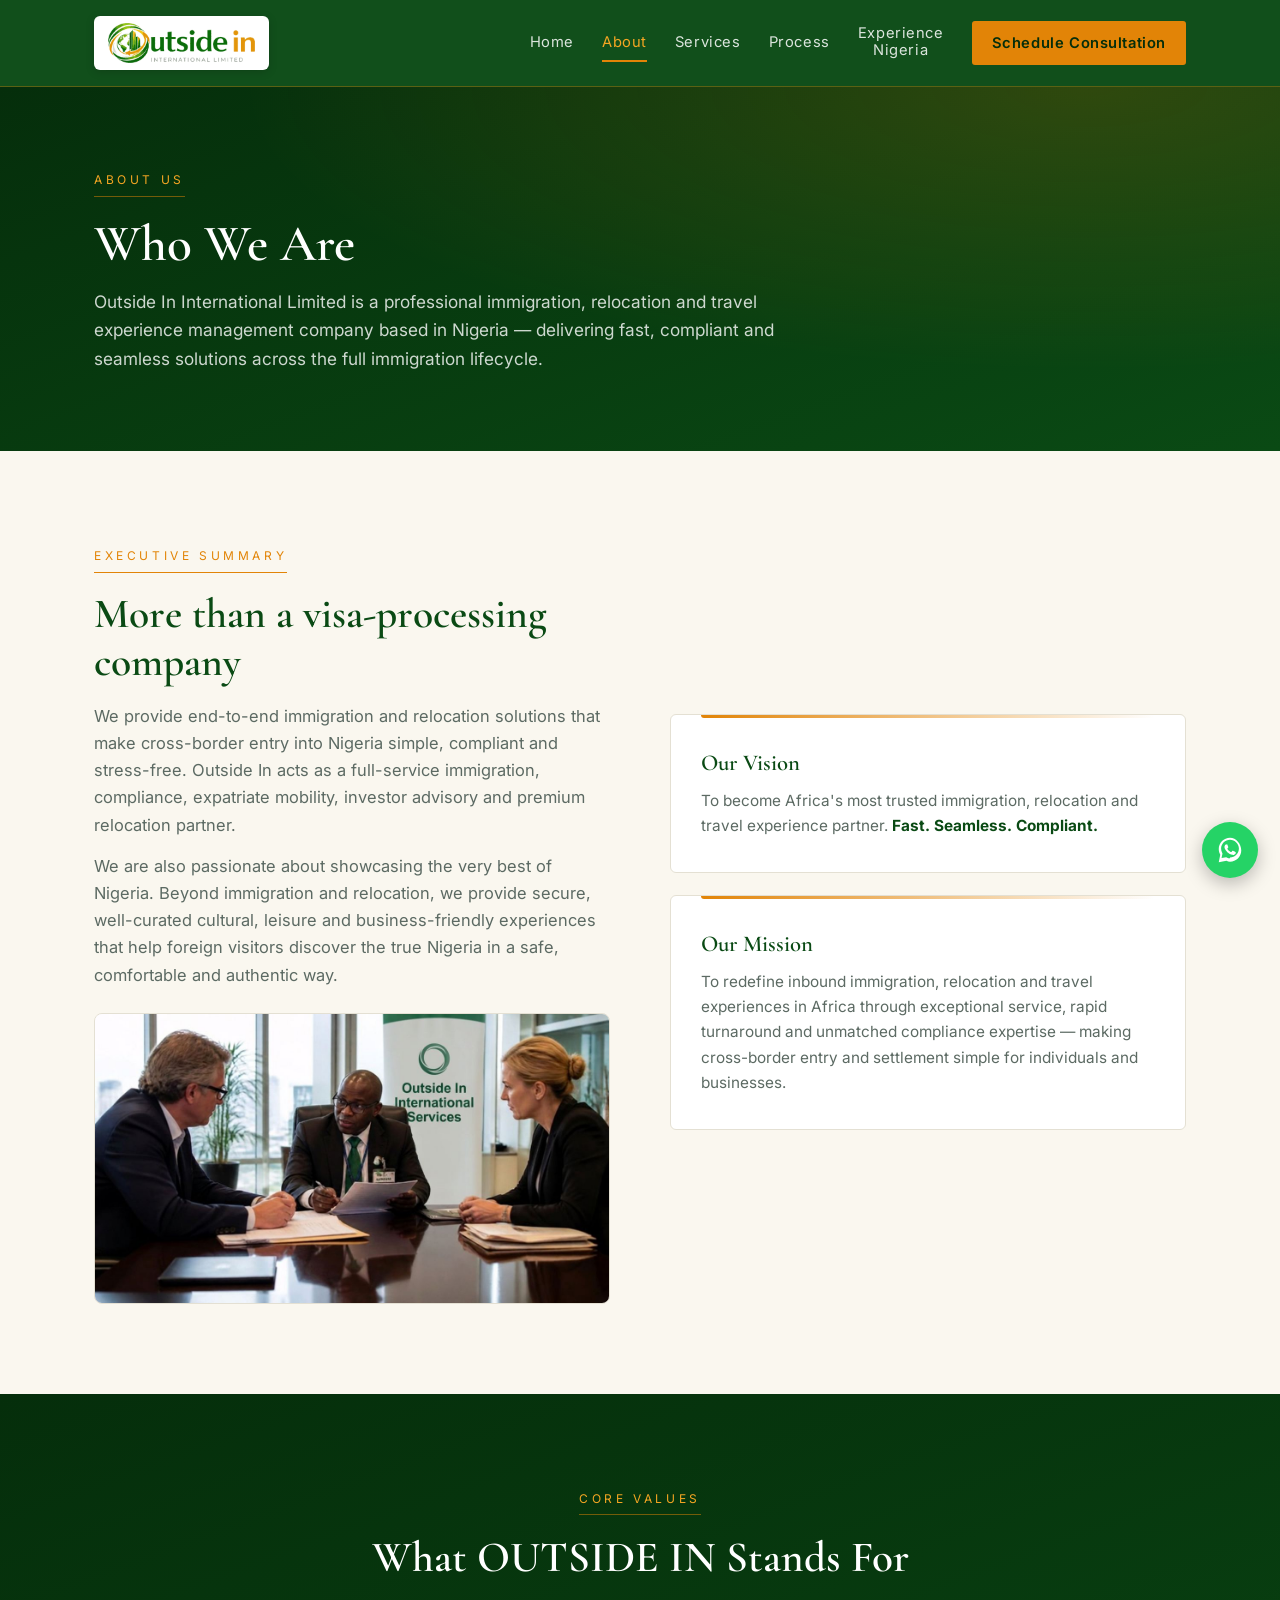
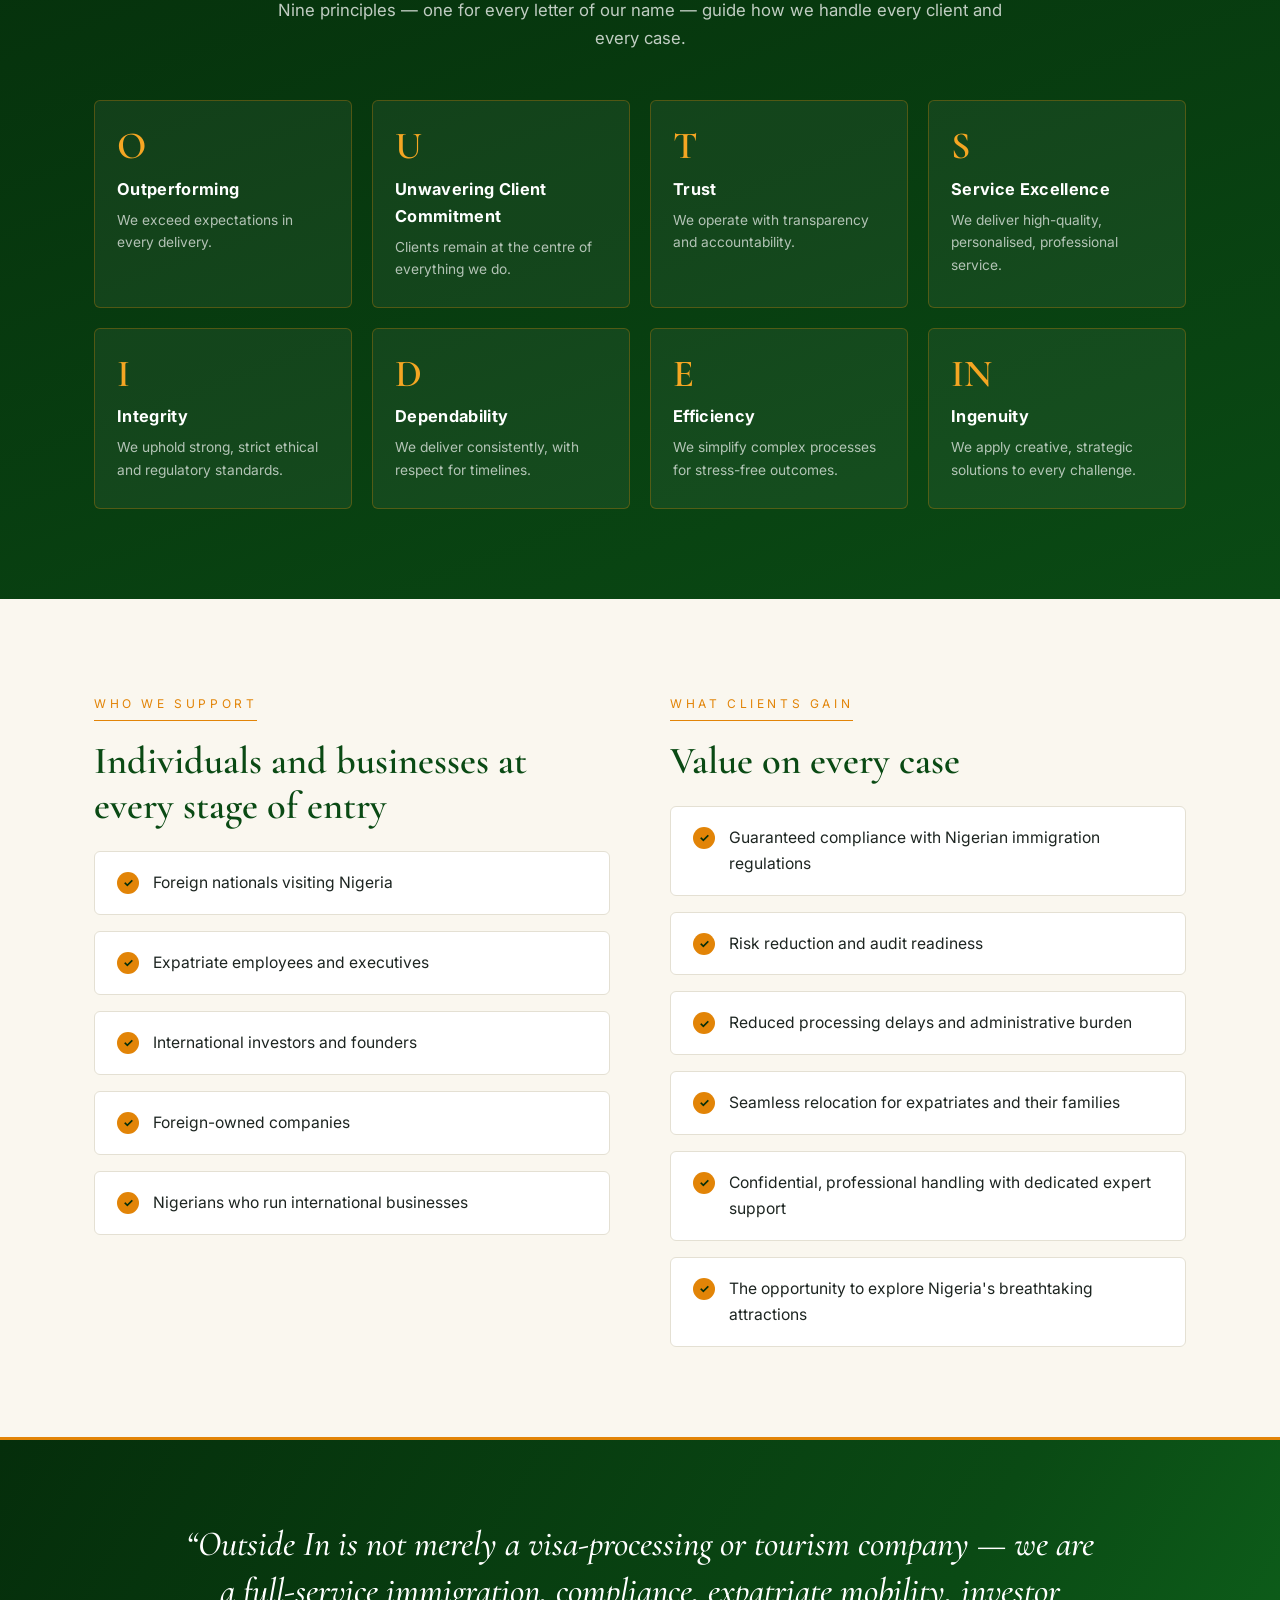
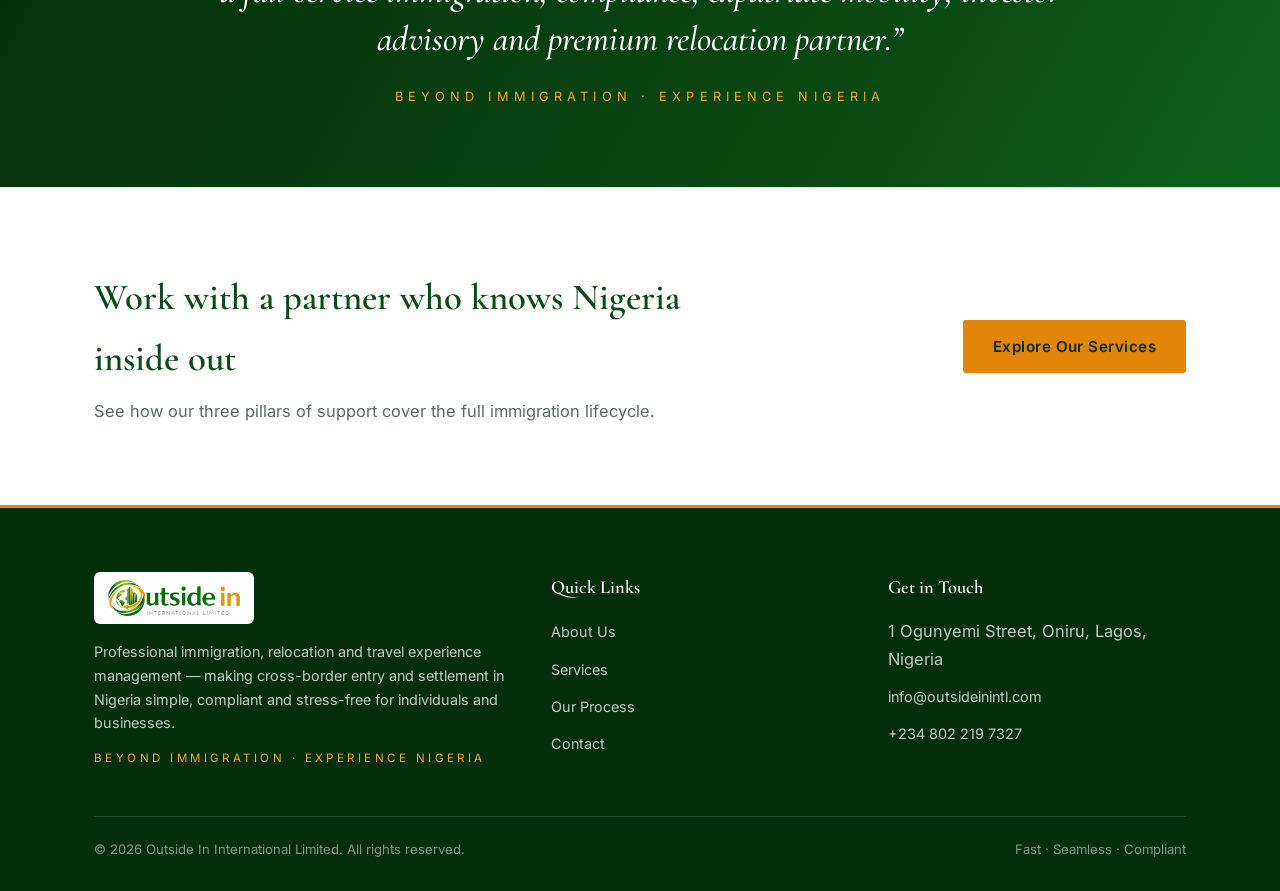
<file: about.html>
<!DOCTYPE html>
<html lang="en">
<head>
<meta charset="UTF-8">
<meta name="viewport" content="width=device-width, initial-scale=1">
<title>About Us — Outside In International Limited</title>
<meta name="description" content="Who we are: Outside In International Limited is a professional immigration, relocation and travel experience partner. Our vision, mission and the OUTSIDE IN values that guide every case.">
<link rel="preconnect" href="https://fonts.googleapis.com">
<link rel="preconnect" href="https://fonts.gstatic.com" crossorigin>
<link href="https://fonts.googleapis.com/css2?family=Cormorant+Garamond:ital,wght@0,500;0,600;1,500&family=Inter:wght@300;400;600&display=swap" rel="stylesheet">
<link rel="stylesheet" href="style.css">
<link rel="icon" type="image/png" href="favicon.png">
</head>
<body>

<header class="site-header">
  <div class="header-inner">
    <a class="brand" href="index.html">
      <span class="brand-chip"><img src="logo.png" alt="Outside In International Limited"></span>
    </a>
    <button class="nav-toggle" aria-label="Toggle menu" onclick="document.querySelector('.nav').classList.toggle('open')">
      <span></span><span></span><span></span>
    </button>
    <nav class="nav">
      <a href="index.html">Home</a>
      <a href="about.html" class="active">About</a>
      <a href="services.html">Services</a>
      <a href="process.html">Process</a>
      <a href="discover.html" class="nav-2line">Experience<span>Nigeria</span></a>
      <a href="contact.html" class="nav-cta">Schedule Consultation</a>
    </nav>
  </div>
</header>

<section class="page-hero">
  <div class="container">
    <span class="eyebrow">About Us</span>
    <h1>Who We Are</h1>
    <p>Outside In International Limited is a professional immigration, relocation and travel experience management company based in Nigeria — delivering fast, compliant and seamless solutions across the full immigration lifecycle.</p>
  </div>
</section>

<section class="section">
  <div class="container">
    <div class="grid grid-2" style="gap:60px;align-items:center">
      <div>
        <span class="eyebrow" style="color:var(--gold);border-color:var(--gold)">Executive Summary</span>
        <h2 style="font-family:var(--serif);font-weight:600;font-size:clamp(1.9rem,3.4vw,2.6rem);color:var(--green-900);line-height:1.15">More than a visa-processing company</h2>
        <p style="margin-top:16px;color:var(--muted)">We provide end-to-end immigration and relocation solutions that make cross-border entry into Nigeria simple, compliant and stress-free. Outside In acts as a full-service immigration, compliance, expatriate mobility, investor advisory and premium relocation partner.</p>
        <p style="margin-top:14px;color:var(--muted)">We are also passionate about showcasing the very best of Nigeria. Beyond immigration and relocation, we provide secure, well-curated cultural, leisure and business-friendly experiences that help foreign visitors discover the true Nigeria in a safe, comfortable and authentic way.</p>
        <div class="photo-frame" style="margin-top:24px"><img src="images/about.jpg" alt="Outside In consultants advising international clients" loading="lazy"></div>
      </div>
      <div style="display:grid;gap:22px">
        <div class="card">
          <h3>Our Vision</h3>
          <p>To become Africa's most trusted immigration, relocation and travel experience partner. <strong style="color:var(--green-900)">Fast. Seamless. Compliant.</strong></p>
        </div>
        <div class="card">
          <h3>Our Mission</h3>
          <p>To redefine inbound immigration, relocation and travel experiences in Africa through exceptional service, rapid turnaround and unmatched compliance expertise — making cross-border entry and settlement simple for individuals and businesses.</p>
        </div>
      </div>
    </div>
  </div>
</section>

<section class="section dark">
  <div class="container">
    <div class="section-head center">
      <span class="eyebrow">Core Values</span>
      <h2>What OUTSIDE IN Stands For</h2>
      <p>Nine principles — one for every letter of our name — guide how we handle every client and every case.</p>
    </div>
    <div class="values-grid">
      <div class="value-cell">
        <div class="letter">O</div>
        <h4>Outperforming</h4>
        <p>We exceed expectations in every delivery.</p>
      </div>
      <div class="value-cell">
        <div class="letter">U</div>
        <h4>Unwavering Client Commitment</h4>
        <p>Clients remain at the centre of everything we do.</p>
      </div>
      <div class="value-cell">
        <div class="letter">T</div>
        <h4>Trust</h4>
        <p>We operate with transparency and accountability.</p>
      </div>
      <div class="value-cell">
        <div class="letter">S</div>
        <h4>Service Excellence</h4>
        <p>We deliver high-quality, personalised, professional service.</p>
      </div>
      <div class="value-cell">
        <div class="letter">I</div>
        <h4>Integrity</h4>
        <p>We uphold strong, strict ethical and regulatory standards.</p>
      </div>
      <div class="value-cell">
        <div class="letter">D</div>
        <h4>Dependability</h4>
        <p>We deliver consistently, with respect for timelines.</p>
      </div>
      <div class="value-cell">
        <div class="letter">E</div>
        <h4>Efficiency</h4>
        <p>We simplify complex processes for stress-free outcomes.</p>
      </div>
      <div class="value-cell">
        <div class="letter">IN</div>
        <h4>Ingenuity</h4>
        <p>We apply creative, strategic solutions to every challenge.</p>
      </div>
    </div>
  </div>
</section>

<section class="section">
  <div class="container">
    <div class="grid grid-2" style="gap:60px">
      <div>
        <span class="eyebrow" style="color:var(--gold);border-color:var(--gold)">Who We Support</span>
        <h2 style="font-family:var(--serif);font-weight:600;font-size:clamp(1.8rem,3.2vw,2.4rem);color:var(--green-900);line-height:1.18;margin-bottom:22px">Individuals and businesses at every stage of entry</h2>
        <ul class="checklist">
          <li><span class="tick">✓</span>Foreign nationals visiting Nigeria</li>
          <li><span class="tick">✓</span>Expatriate employees and executives</li>
          <li><span class="tick">✓</span>International investors and founders</li>
          <li><span class="tick">✓</span>Foreign-owned companies</li>
          <li><span class="tick">✓</span>Nigerians who run international businesses</li>
        </ul>
      </div>
      <div>
        <span class="eyebrow" style="color:var(--gold);border-color:var(--gold)">What Clients Gain</span>
        <h2 style="font-family:var(--serif);font-weight:600;font-size:clamp(1.8rem,3.2vw,2.4rem);color:var(--green-900);line-height:1.18;margin-bottom:22px">Value on every case</h2>
        <ul class="checklist">
          <li><span class="tick">✓</span>Guaranteed compliance with Nigerian immigration regulations</li>
          <li><span class="tick">✓</span>Risk reduction and audit readiness</li>
          <li><span class="tick">✓</span>Reduced processing delays and administrative burden</li>
          <li><span class="tick">✓</span>Seamless relocation for expatriates and their families</li>
          <li><span class="tick">✓</span>Confidential, professional handling with dedicated expert support</li>
          <li><span class="tick">✓</span>The opportunity to explore Nigeria's breathtaking attractions</li>
        </ul>
      </div>
    </div>
  </div>
</section>

<section class="quote-band">
  <div class="container">
    <blockquote>“Outside In is not merely a visa-processing or tourism company — we are a full-service immigration, compliance, expatriate mobility, investor advisory and premium relocation partner.”</blockquote>
    <div class="motto">Beyond Immigration · Experience Nigeria</div>
  </div>
</section>

<section class="cta-band">
  <div class="container cta-inner">
    <div>
      <h2>Work with a partner who knows Nigeria inside out</h2>
      <p>See how our three pillars of support cover the full immigration lifecycle.</p>
    </div>
    <a class="btn btn-gold" href="services.html">Explore Our Services</a>
  </div>
</section>

<footer class="site-footer">
  <div class="container">
    <div class="footer-grid">
      <div>
        <span class="footer-chip"><img src="logo.png" alt="Outside In International Limited"></span>
        <p>Professional immigration, relocation and travel experience management — making cross-border entry and settlement in Nigeria simple, compliant and stress-free for individuals and businesses.</p>
        <div class="footer-motto">Beyond Immigration · Experience Nigeria</div>
      </div>
      <div>
        <h4>Quick Links</h4>
        <ul>
          <li><a href="about.html">About Us</a></li>
          <li><a href="services.html">Services</a></li>
          <li><a href="process.html">Our Process</a></li>
          <li><a href="contact.html">Contact</a></li>
        </ul>
      </div>
      <div>
        <h4>Get in Touch</h4>
        <ul>
          <li>1 Ogunyemi Street, Oniru, Lagos, Nigeria</li>
          <li><a href="mailto:info@outsideinintl.com">info@outsideinintl.com</a></li>
          <li><a href="tel:+2348022197327">+234 802 219 7327</a></li>
        </ul>
      </div>
    </div>
    <div class="footer-bottom">
      <span>© 2026 Outside In International Limited. All rights reserved.</span>
      <span>Fast · Seamless · Compliant</span>
    </div>
  </div>
</footer>

<a class="whatsapp-fab" href="https://wa.me/2348022197327" target="_blank" rel="noopener" aria-label="Chat on WhatsApp"><svg viewBox="0 0 32 32"><path d="M16 3C9.4 3 4 8.4 4 15c0 2.1.6 4.2 1.6 6L4 29l8.2-1.5c1.2.6 2.5.9 3.8.9 6.6 0 12-5.4 12-12S22.6 3 16 3zm0 21.8c-1.2 0-2.4-.3-3.5-.9l-.6-.3-4.9.9 1-4.7-.3-.6c-.8-1.5-1.2-3.1-1.2-4.7 0-5.3 4.3-9.5 9.5-9.5s9.5 4.3 9.5 9.5-4.3 9.6-9.5 9.6zm5.2-7.1c-.3-.1-1.7-.8-1.9-.9-.3-.1-.5-.1-.7.1-.2.3-.8.9-.9 1.1-.2.2-.3.2-.6.1-.3-.1-1.2-.4-2.3-1.4-.8-.7-1.4-1.7-1.5-1.9-.2-.3 0-.4.1-.6l.4-.5c.1-.2.2-.3.3-.5.1-.2 0-.4 0-.5s-.7-1.6-.9-2.2c-.2-.6-.5-.5-.7-.5h-.6c-.2 0-.5.1-.8.4-.3.3-1 1-1 2.5s1.1 2.9 1.2 3.1c.1.2 2.1 3.2 5.1 4.5.7.3 1.3.5 1.7.6.7.2 1.4.2 1.9.1.6-.1 1.7-.7 2-1.4.2-.7.2-1.2.2-1.4-.1-.1-.3-.2-.6-.3z"/></svg></a>

</body>
</html>
</file>
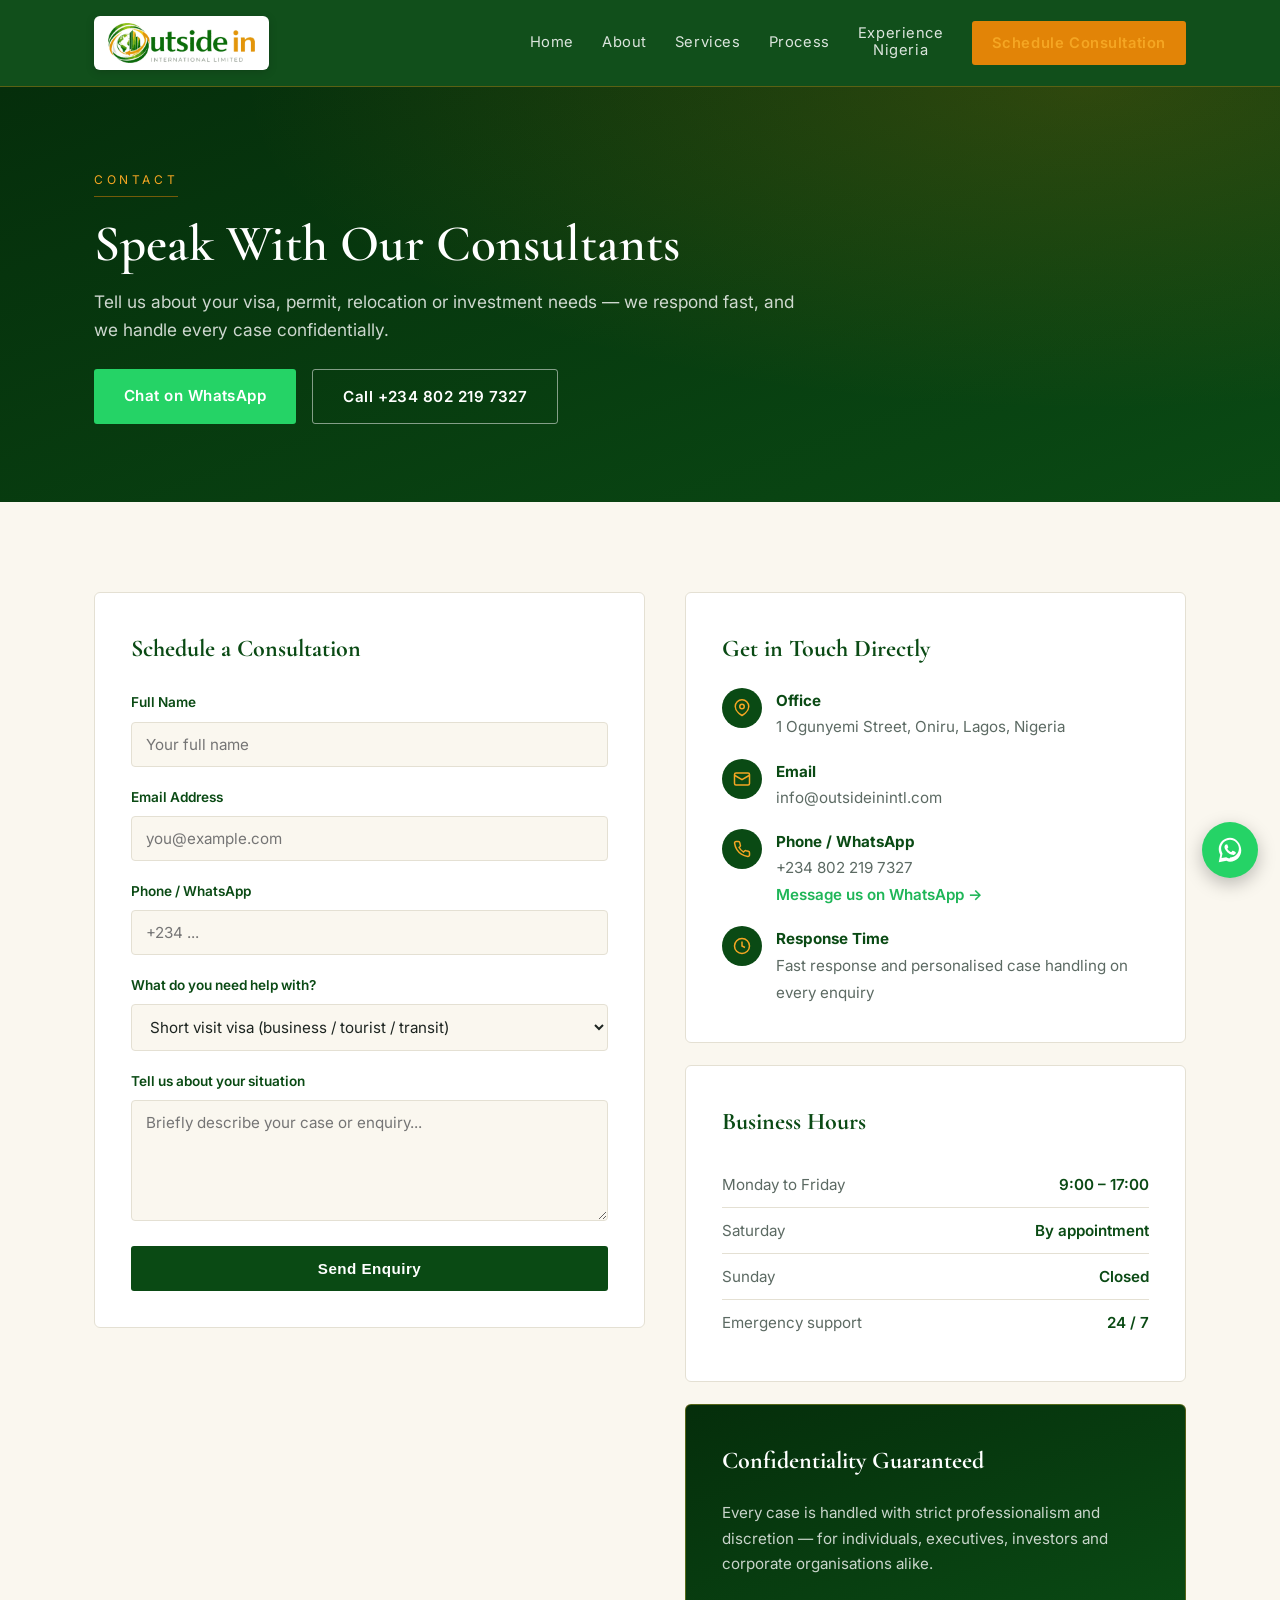
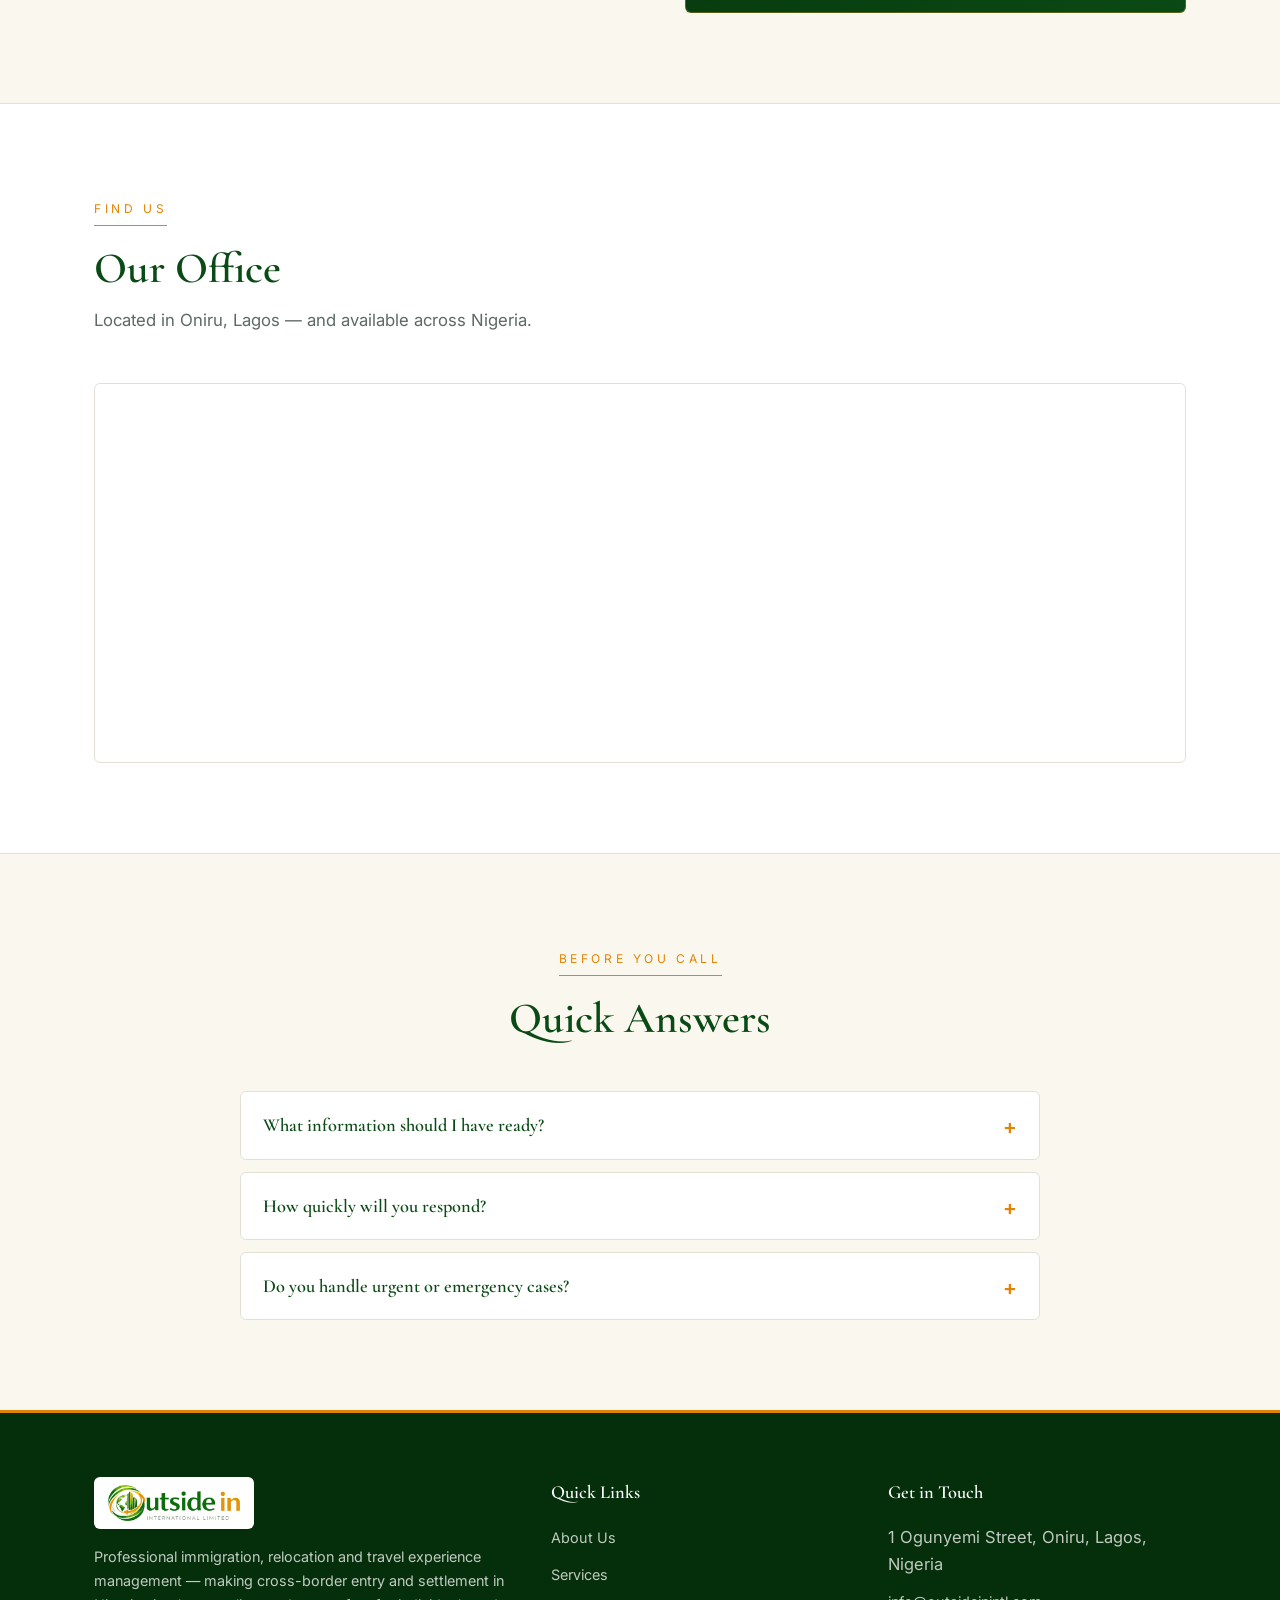
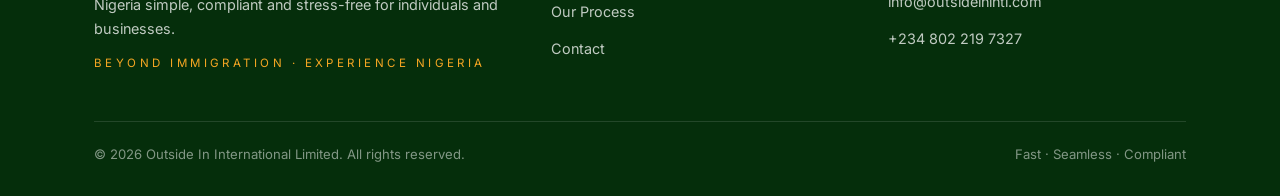
<file: contact.html>
<!DOCTYPE html>
<html lang="en">
<head>
<meta charset="UTF-8">
<meta name="viewport" content="width=device-width, initial-scale=1">
<title>Contact Us — Outside In International Limited</title>
<meta name="description" content="Schedule a consultation with Outside In International Limited — 1 Ogunyemi Street, Oniru, Lagos, Nigeria. info@outsideinintl.com · +234 802 219 7327.">
<link rel="preconnect" href="https://fonts.googleapis.com">
<link rel="preconnect" href="https://fonts.gstatic.com" crossorigin>
<link href="https://fonts.googleapis.com/css2?family=Cormorant+Garamond:ital,wght@0,500;0,600;1,500&family=Inter:wght@300;400;600&display=swap" rel="stylesheet">
<link rel="stylesheet" href="style.css">
<link rel="icon" type="image/png" href="favicon.png">
</head>
<body>

<header class="site-header">
  <div class="header-inner">
    <a class="brand" href="index.html">
      <span class="brand-chip"><img src="logo.png" alt="Outside In International Limited"></span>
    </a>
    <button class="nav-toggle" aria-label="Toggle menu" onclick="document.querySelector('.nav').classList.toggle('open')">
      <span></span><span></span><span></span>
    </button>
    <nav class="nav">
      <a href="index.html">Home</a>
      <a href="about.html">About</a>
      <a href="services.html">Services</a>
      <a href="process.html">Process</a>
      <a href="discover.html" class="nav-2line">Experience<span>Nigeria</span></a>
      <a href="contact.html" class="nav-cta active">Schedule Consultation</a>
    </nav>
  </div>
</header>

<section class="page-hero">
  <div class="container">
    <span class="eyebrow">Contact</span>
    <h1>Speak With Our Consultants</h1>
    <p>Tell us about your visa, permit, relocation or investment needs — we respond fast, and we handle every case confidentially.</p>
    <div class="hero-actions" style="margin-top:24px">
      <a class="btn btn-wa" href="https://wa.me/2348022197327" target="_blank" rel="noopener">Chat on WhatsApp</a>
      <a class="btn btn-outline" href="tel:+2348022197327">Call +234 802 219 7327</a>
    </div>
  </div>
</section>

<section class="section">
  <div class="container contact-grid">

    <div class="contact-card">
      <h3>Schedule a Consultation</h3>
      <form class="contact-form" action="https://formsubmit.co/info@outsideinintl.com" method="POST">
        <input type="hidden" name="_subject" value="New consultation request — outsideinintl.com">
        <input type="hidden" name="_captcha" value="true">
        <div>
          <label for="name">Full Name</label>
          <input id="name" type="text" name="name" required placeholder="Your full name">
        </div>
        <div>
          <label for="email">Email Address</label>
          <input id="email" type="email" name="email" required placeholder="you@example.com">
        </div>
        <div>
          <label for="phone">Phone / WhatsApp</label>
          <input id="phone" type="tel" name="phone" placeholder="+234 ...">
        </div>
        <div>
          <label for="service">What do you need help with?</label>
          <select id="service" name="service">
            <option>Short visit visa (business / tourist / transit)</option>
            <option>Work &amp; residency permits (eTWP / e-CERPAC / STR)</option>
            <option>Expatriate quota management</option>
            <option>Compliance audit / advisory retainership</option>
            <option>Investor / founder business entry</option>
            <option>Relocation &amp; expatriate integration</option>
            <option>Premium concierge / secured tourist visits</option>
            <option>Other</option>
          </select>
        </div>
        <div>
          <label for="message">Tell us about your situation</label>
          <textarea id="message" name="message" rows="5" required placeholder="Briefly describe your case or enquiry..."></textarea>
        </div>
        <button class="btn btn-green" type="submit" style="border:none;cursor:pointer;width:100%">Send Enquiry</button>
      </form>
    </div>

    <div style="display:grid;gap:22px;align-content:start">
      <div class="contact-card">
        <h3>Get in Touch Directly</h3>
        <ul class="contact-list">
          <li>
            <span class="c-icon"><svg viewBox="0 0 24 24" fill="none" stroke="currentColor" stroke-width="2"><path d="M21 10c0 7-9 12-9 12S3 17 3 10a9 9 0 1 1 18 0z"/><circle cx="12" cy="10" r="3"/></svg></span>
            <div><strong>Office</strong><span class="detail">1 Ogunyemi Street, Oniru, Lagos, Nigeria</span></div>
          </li>
          <li>
            <span class="c-icon"><svg viewBox="0 0 24 24" fill="none" stroke="currentColor" stroke-width="2"><rect x="2" y="4" width="20" height="16" rx="2"/><path d="m2 7 10 6L22 7"/></svg></span>
            <div><strong>Email</strong><a href="mailto:info@outsideinintl.com">info@outsideinintl.com</a></div>
          </li>
          <li>
            <span class="c-icon"><svg viewBox="0 0 24 24" fill="none" stroke="currentColor" stroke-width="2"><path d="M22 16.9v3a2 2 0 0 1-2.2 2 19.8 19.8 0 0 1-8.6-3.1 19.5 19.5 0 0 1-6-6A19.8 19.8 0 0 1 2.1 4.2 2 2 0 0 1 4.1 2h3a2 2 0 0 1 2 1.7c.1 1 .4 2 .7 2.9a2 2 0 0 1-.4 2.1L8.1 10a16 16 0 0 0 6 6l1.3-1.3a2 2 0 0 1 2.1-.4c.9.3 1.9.6 2.9.7a2 2 0 0 1 1.6 2z"/></svg></span>
            <div><strong>Phone / WhatsApp</strong><a href="tel:+2348022197327">+234 802 219 7327</a><br><a href="https://wa.me/2348022197327" target="_blank" rel="noopener" style="color:#1fb658;font-weight:600">Message us on WhatsApp &rarr;</a></div>
          </li>
          <li>
            <span class="c-icon"><svg viewBox="0 0 24 24" fill="none" stroke="currentColor" stroke-width="2"><circle cx="12" cy="12" r="10"/><path d="M12 6v6l4 2"/></svg></span>
            <div><strong>Response Time</strong><span class="detail">Fast response and personalised case handling on every enquiry</span></div>
          </li>
        </ul>
      </div>
      <div class="contact-card">
        <h3>Business Hours</h3>
        <div class="hours-row"><span>Monday to Friday</span><span>9:00 – 17:00</span></div>
        <div class="hours-row"><span>Saturday</span><span>By appointment</span></div>
        <div class="hours-row"><span>Sunday</span><span>Closed</span></div>
        <div class="hours-row"><span>Emergency support</span><span>24 / 7</span></div>
      </div>
      <div class="contact-card" style="background:linear-gradient(160deg,var(--green-950),var(--green-900));border-color:rgba(201,162,39,0.4)">
        <h3 style="color:var(--white)">Confidentiality Guaranteed</h3>
        <p style="color:rgba(255,255,255,0.78);font-size:0.95rem">Every case is handled with strict professionalism and discretion — for individuals, executives, investors and corporate organisations alike.</p>
      </div>
    </div>

  </div>
</section>

<section class="section alt">
  <div class="container">
    <div class="section-head">
      <span class="eyebrow" style="color:var(--gold);border-color:var(--gold)">Find Us</span>
      <h2>Our Office</h2>
      <p>Located in Oniru, Lagos — and available across Nigeria.</p>
    </div>
    <iframe class="map-embed" src="https://www.google.com/maps?q=1%20Ogunyemi%20Street%2C%20Oniru%2C%20Lagos&output=embed" loading="lazy" referrerpolicy="no-referrer-when-downgrade" title="Map: 1 Ogunyemi Street, Oniru, Lagos"></iframe>
  </div>
</section>

<section class="section">
  <div class="container">
    <div class="section-head center">
      <span class="eyebrow" style="color:var(--gold);border-color:var(--gold)">Before You Call</span>
      <h2>Quick Answers</h2>
    </div>
    <div class="faq">
      <details>
        <summary>What information should I have ready?</summary>
        <p>Your purpose of travel or employment, intended dates, passport details, and any company or sponsor information. Don't worry if something is missing — we will guide you through it.</p>
      </details>
      <details>
        <summary>How quickly will you respond?</summary>
        <p>We aim to respond to every enquiry the same business day. WhatsApp and phone are fastest for urgent matters.</p>
      </details>
      <details>
        <summary>Do you handle urgent or emergency cases?</summary>
        <p>Yes — we offer 24/7 emergency support for time-sensitive immigration matters. Call or message us directly.</p>
      </details>
    </div>
  </div>
</section>

<footer class="site-footer">
  <div class="container">
    <div class="footer-grid">
      <div>
        <span class="footer-chip"><img src="logo.png" alt="Outside In International Limited"></span>
        <p>Professional immigration, relocation and travel experience management — making cross-border entry and settlement in Nigeria simple, compliant and stress-free for individuals and businesses.</p>
        <div class="footer-motto">Beyond Immigration · Experience Nigeria</div>
      </div>
      <div>
        <h4>Quick Links</h4>
        <ul>
          <li><a href="about.html">About Us</a></li>
          <li><a href="services.html">Services</a></li>
          <li><a href="process.html">Our Process</a></li>
          <li><a href="contact.html">Contact</a></li>
        </ul>
      </div>
      <div>
        <h4>Get in Touch</h4>
        <ul>
          <li>1 Ogunyemi Street, Oniru, Lagos, Nigeria</li>
          <li><a href="mailto:info@outsideinintl.com">info@outsideinintl.com</a></li>
          <li><a href="tel:+2348022197327">+234 802 219 7327</a></li>
        </ul>
      </div>
    </div>
    <div class="footer-bottom">
      <span>© 2026 Outside In International Limited. All rights reserved.</span>
      <span>Fast · Seamless · Compliant</span>
    </div>
  </div>
</footer>

<a class="whatsapp-fab" href="https://wa.me/2348022197327" target="_blank" rel="noopener" aria-label="Chat on WhatsApp"><svg viewBox="0 0 32 32"><path d="M16 3C9.4 3 4 8.4 4 15c0 2.1.6 4.2 1.6 6L4 29l8.2-1.5c1.2.6 2.5.9 3.8.9 6.6 0 12-5.4 12-12S22.6 3 16 3zm0 21.8c-1.2 0-2.4-.3-3.5-.9l-.6-.3-4.9.9 1-4.7-.3-.6c-.8-1.5-1.2-3.1-1.2-4.7 0-5.3 4.3-9.5 9.5-9.5s9.5 4.3 9.5 9.5-4.3 9.6-9.5 9.6zm5.2-7.1c-.3-.1-1.7-.8-1.9-.9-.3-.1-.5-.1-.7.1-.2.3-.8.9-.9 1.1-.2.2-.3.2-.6.1-.3-.1-1.2-.4-2.3-1.4-.8-.7-1.4-1.7-1.5-1.9-.2-.3 0-.4.1-.6l.4-.5c.1-.2.2-.3.3-.5.1-.2 0-.4 0-.5s-.7-1.6-.9-2.2c-.2-.6-.5-.5-.7-.5h-.6c-.2 0-.5.1-.8.4-.3.3-1 1-1 2.5s1.1 2.9 1.2 3.1c.1.2 2.1 3.2 5.1 4.5.7.3 1.3.5 1.7.6.7.2 1.4.2 1.9.1.6-.1 1.7-.7 2-1.4.2-.7.2-1.2.2-1.4-.1-.1-.3-.2-.6-.3z"/></svg></a>

</body>
</html>
</file>
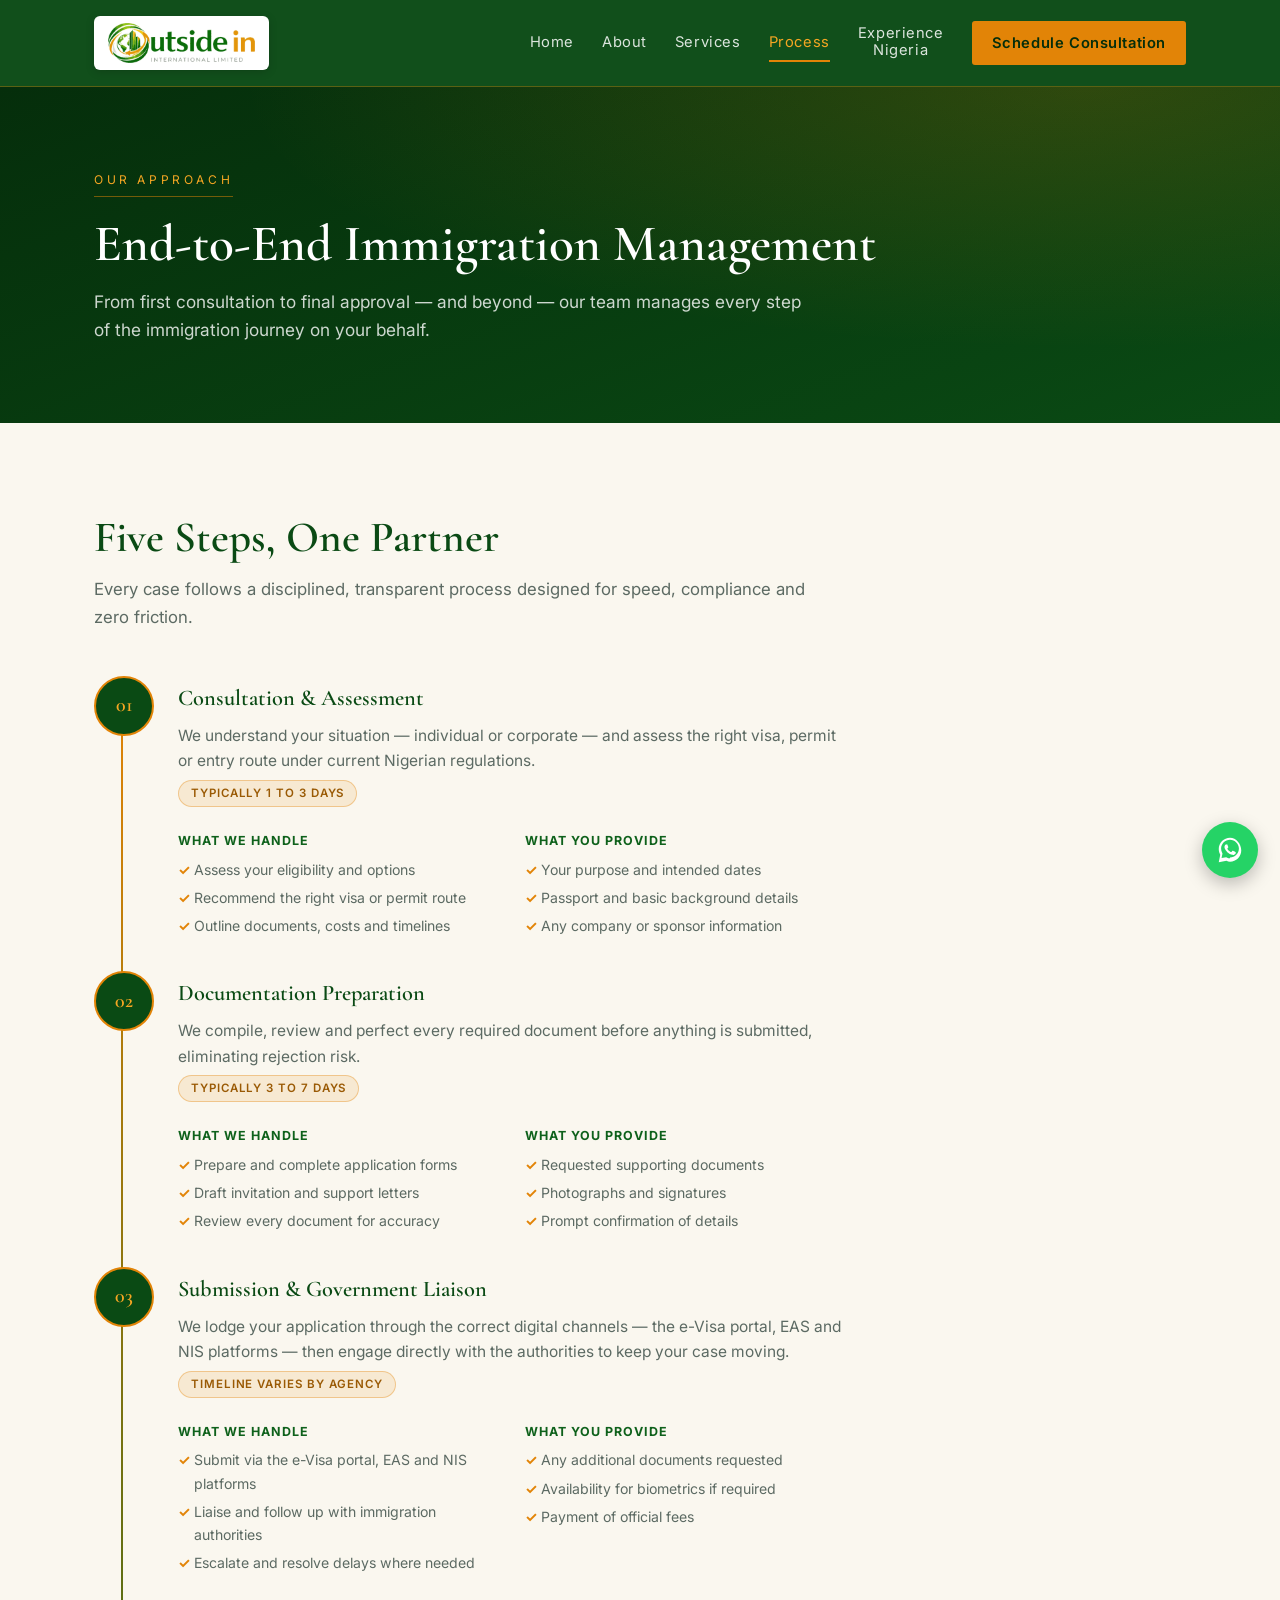
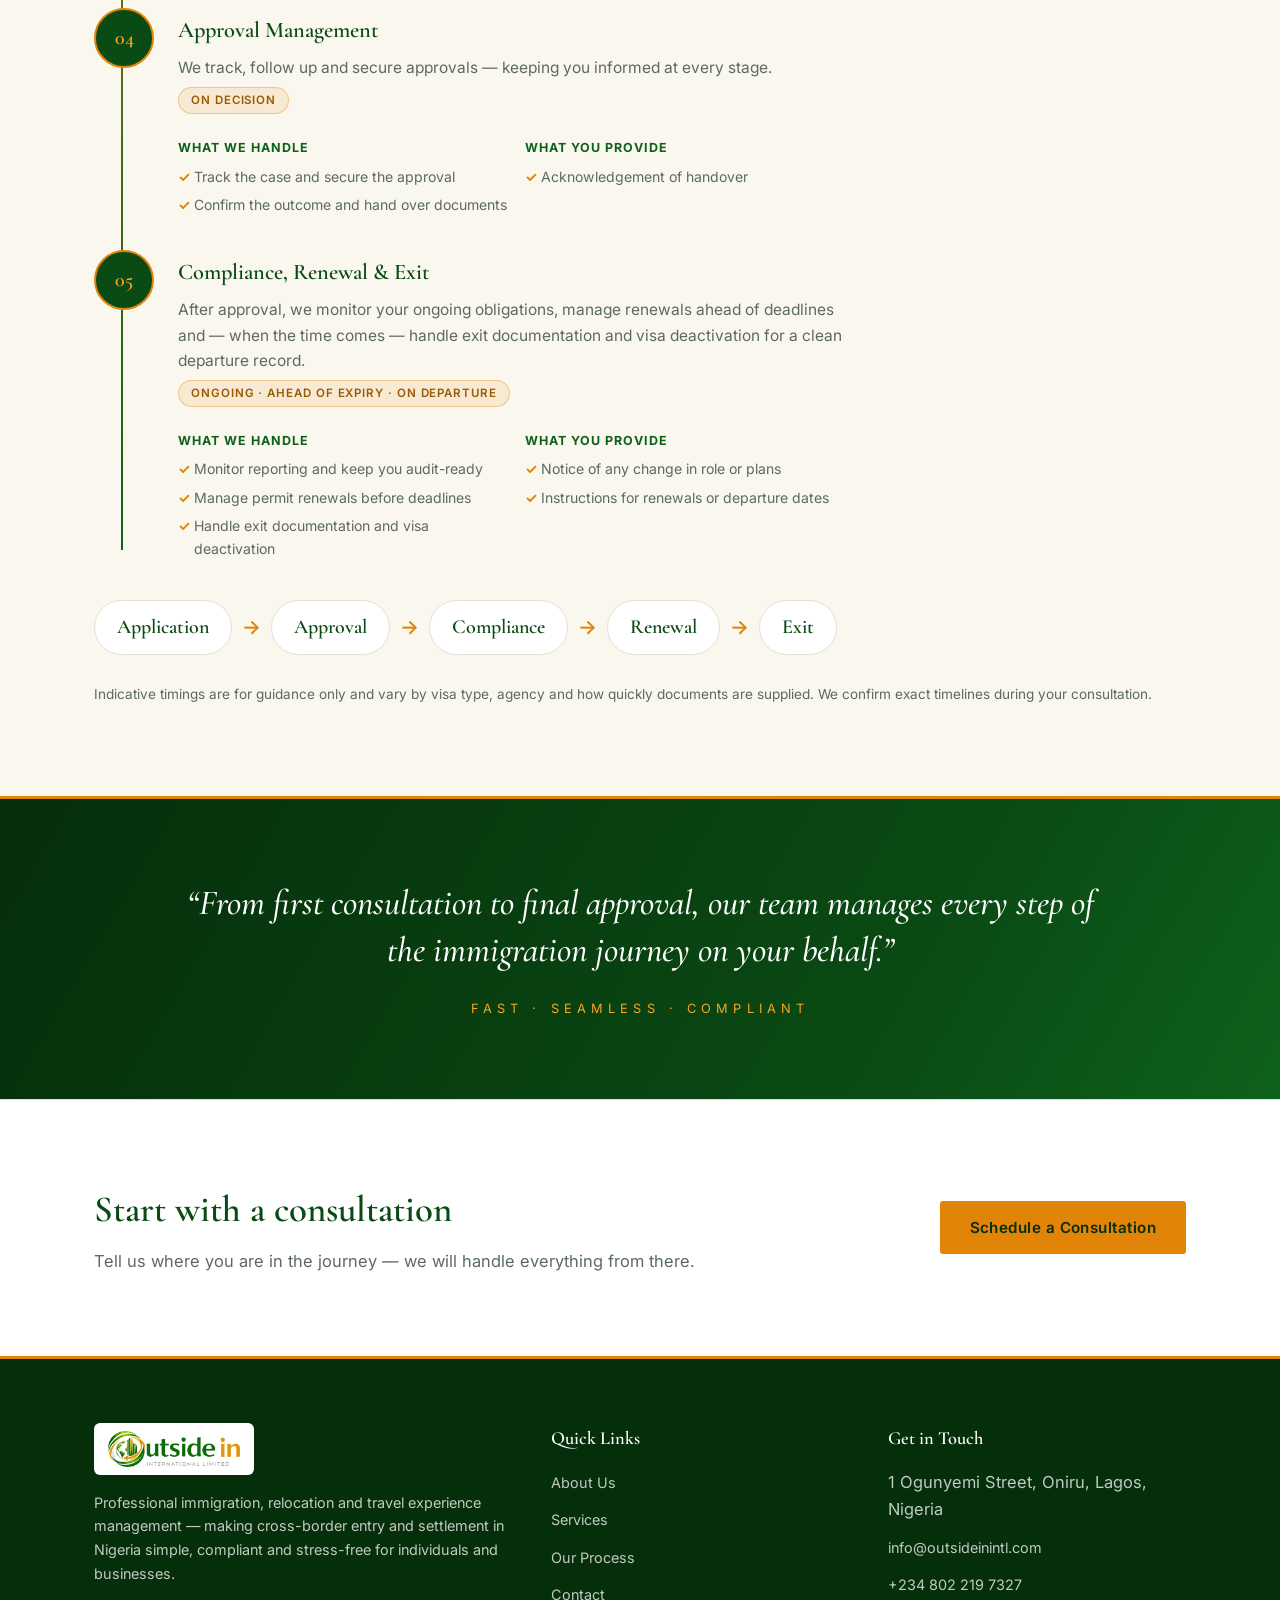
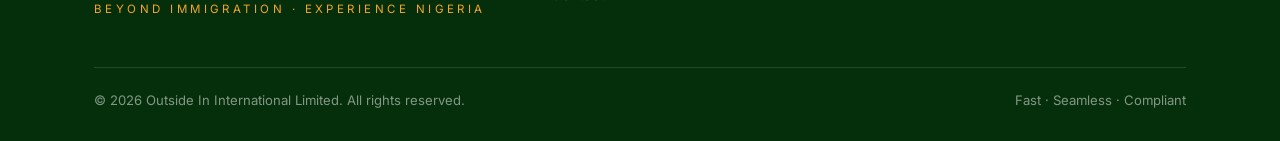
<file: process.html>
<!DOCTYPE html>
<html lang="en">
<head>
<meta charset="UTF-8">
<meta name="viewport" content="width=device-width, initial-scale=1">
<title>Our Process — Outside In International Limited</title>
<meta name="description" content="From first consultation to final approval and exit — our five-step, end-to-end immigration management process for entering and settling in Nigeria.">
<link rel="preconnect" href="https://fonts.googleapis.com">
<link rel="preconnect" href="https://fonts.gstatic.com" crossorigin>
<link href="https://fonts.googleapis.com/css2?family=Cormorant+Garamond:ital,wght@0,500;0,600;1,500&family=Inter:wght@300;400;600&display=swap" rel="stylesheet">
<link rel="stylesheet" href="style.css">
<link rel="icon" type="image/png" href="favicon.png">
</head>
<body>

<header class="site-header">
  <div class="header-inner">
    <a class="brand" href="index.html">
      <span class="brand-chip"><img src="logo.png" alt="Outside In International Limited"></span>
    </a>
    <button class="nav-toggle" aria-label="Toggle menu" onclick="document.querySelector('.nav').classList.toggle('open')">
      <span></span><span></span><span></span>
    </button>
    <nav class="nav">
      <a href="index.html">Home</a>
      <a href="about.html">About</a>
      <a href="services.html">Services</a>
      <a href="process.html" class="active">Process</a>
      <a href="discover.html" class="nav-2line">Experience<span>Nigeria</span></a>
      <a href="contact.html" class="nav-cta">Schedule Consultation</a>
    </nav>
  </div>
</header>

<section class="page-hero">
  <div class="container">
    <span class="eyebrow">Our Approach</span>
    <h1>End-to-End Immigration Management</h1>
    <p>From first consultation to final approval — and beyond — our team manages every step of the immigration journey on your behalf.</p>
  </div>
</section>

<section class="section">
  <div class="container">
    <div class="section-head">
      <h2>Five Steps, One Partner</h2>
      <p>Every case follows a disciplined, transparent process designed for speed, compliance and zero friction.</p>
    </div>

    <ol class="timeline">
      <li>
        <h3>Consultation &amp; Assessment</h3>
        <p>We understand your situation — individual or corporate — and assess the right visa, permit or entry route under current Nigerian regulations.</p>
        <span class="chip">Typically 1 to 3 days</span>
        <div class="step-cols">
          <div>
            <h4>What we handle</h4>
            <ul class="mini-list">
            <li>Assess your eligibility and options</li>
            <li>Recommend the right visa or permit route</li>
            <li>Outline documents, costs and timelines</li>
            </ul>
          </div>
          <div>
            <h4>What you provide</h4>
            <ul class="mini-list">
            <li>Your purpose and intended dates</li>
            <li>Passport and basic background details</li>
            <li>Any company or sponsor information</li>
            </ul>
          </div>
        </div>
      </li>
      <li>
        <h3>Documentation Preparation</h3>
        <p>We compile, review and perfect every required document before anything is submitted, eliminating rejection risk.</p>
        <span class="chip">Typically 3 to 7 days</span>
        <div class="step-cols">
          <div>
            <h4>What we handle</h4>
            <ul class="mini-list">
            <li>Prepare and complete application forms</li>
            <li>Draft invitation and support letters</li>
            <li>Review every document for accuracy</li>
            </ul>
          </div>
          <div>
            <h4>What you provide</h4>
            <ul class="mini-list">
            <li>Requested supporting documents</li>
            <li>Photographs and signatures</li>
            <li>Prompt confirmation of details</li>
            </ul>
          </div>
        </div>
      </li>
      <li>
        <h3>Submission &amp; Government Liaison</h3>
        <p>We lodge your application through the correct digital channels — the e-Visa portal, EAS and NIS platforms — then engage directly with the authorities to keep your case moving.</p>
        <span class="chip">Timeline varies by agency</span>
        <div class="step-cols">
          <div>
            <h4>What we handle</h4>
            <ul class="mini-list">
            <li>Submit via the e-Visa portal, EAS and NIS platforms</li>
            <li>Liaise and follow up with immigration authorities</li>
            <li>Escalate and resolve delays where needed</li>
            </ul>
          </div>
          <div>
            <h4>What you provide</h4>
            <ul class="mini-list">
            <li>Any additional documents requested</li>
            <li>Availability for biometrics if required</li>
            <li>Payment of official fees</li>
            </ul>
          </div>
        </div>
      </li>
      <li>
        <h3>Approval Management</h3>
        <p>We track, follow up and secure approvals — keeping you informed at every stage.</p>
        <span class="chip">On decision</span>
        <div class="step-cols">
          <div>
            <h4>What we handle</h4>
            <ul class="mini-list">
            <li>Track the case and secure the approval</li>
            <li>Confirm the outcome and hand over documents</li>
            </ul>
          </div>
          <div>
            <h4>What you provide</h4>
            <ul class="mini-list">
            <li>Acknowledgement of handover</li>
            </ul>
          </div>
        </div>
      </li>
      <li>
        <h3>Compliance, Renewal &amp; Exit</h3>
        <p>After approval, we monitor your ongoing obligations, manage renewals ahead of deadlines and — when the time comes — handle exit documentation and visa deactivation for a clean departure record.</p>
        <span class="chip">Ongoing · ahead of expiry · on departure</span>
        <div class="step-cols">
          <div>
            <h4>What we handle</h4>
            <ul class="mini-list">
            <li>Monitor reporting and keep you audit-ready</li>
            <li>Manage permit renewals before deadlines</li>
            <li>Handle exit documentation and visa deactivation</li>
            </ul>
          </div>
          <div>
            <h4>What you provide</h4>
            <ul class="mini-list">
            <li>Notice of any change in role or plans</li>
            <li>Instructions for renewals or departure dates</li>
            </ul>
          </div>
        </div>
      </li>
    </ol>

    <div class="lifecycle">
      <span class="stage">Application</span><span class="arrow">→</span>
      <span class="stage">Approval</span><span class="arrow">→</span>
      <span class="stage">Compliance</span><span class="arrow">→</span>
      <span class="stage">Renewal</span><span class="arrow">→</span>
      <span class="stage">Exit</span>
    </div>
    <p style="margin-top:28px;font-size:0.85rem;color:var(--muted)">Indicative timings are for guidance only and vary by visa type, agency and how quickly documents are supplied. We confirm exact timelines during your consultation.</p>
  </div>
</section>

<section class="quote-band">
  <div class="container">
    <blockquote>“From first consultation to final approval, our team manages every step of the immigration journey on your behalf.”</blockquote>
    <div class="motto">Fast · Seamless · Compliant</div>
  </div>
</section>

<section class="cta-band">
  <div class="container cta-inner">
    <div>
      <h2>Start with a consultation</h2>
      <p>Tell us where you are in the journey — we will handle everything from there.</p>
    </div>
    <a class="btn btn-gold" href="contact.html">Schedule a Consultation</a>
  </div>
</section>

<footer class="site-footer">
  <div class="container">
    <div class="footer-grid">
      <div>
        <span class="footer-chip"><img src="logo.png" alt="Outside In International Limited"></span>
        <p>Professional immigration, relocation and travel experience management — making cross-border entry and settlement in Nigeria simple, compliant and stress-free for individuals and businesses.</p>
        <div class="footer-motto">Beyond Immigration · Experience Nigeria</div>
      </div>
      <div>
        <h4>Quick Links</h4>
        <ul>
          <li><a href="about.html">About Us</a></li>
          <li><a href="services.html">Services</a></li>
          <li><a href="process.html">Our Process</a></li>
          <li><a href="contact.html">Contact</a></li>
        </ul>
      </div>
      <div>
        <h4>Get in Touch</h4>
        <ul>
          <li>1 Ogunyemi Street, Oniru, Lagos, Nigeria</li>
          <li><a href="mailto:info@outsideinintl.com">info@outsideinintl.com</a></li>
          <li><a href="tel:+2348022197327">+234 802 219 7327</a></li>
        </ul>
      </div>
    </div>
    <div class="footer-bottom">
      <span>© 2026 Outside In International Limited. All rights reserved.</span>
      <span>Fast · Seamless · Compliant</span>
    </div>
  </div>
</footer>

<a class="whatsapp-fab" href="https://wa.me/2348022197327" target="_blank" rel="noopener" aria-label="Chat on WhatsApp"><svg viewBox="0 0 32 32"><path d="M16 3C9.4 3 4 8.4 4 15c0 2.1.6 4.2 1.6 6L4 29l8.2-1.5c1.2.6 2.5.9 3.8.9 6.6 0 12-5.4 12-12S22.6 3 16 3zm0 21.8c-1.2 0-2.4-.3-3.5-.9l-.6-.3-4.9.9 1-4.7-.3-.6c-.8-1.5-1.2-3.1-1.2-4.7 0-5.3 4.3-9.5 9.5-9.5s9.5 4.3 9.5 9.5-4.3 9.6-9.5 9.6zm5.2-7.1c-.3-.1-1.7-.8-1.9-.9-.3-.1-.5-.1-.7.1-.2.3-.8.9-.9 1.1-.2.2-.3.2-.6.1-.3-.1-1.2-.4-2.3-1.4-.8-.7-1.4-1.7-1.5-1.9-.2-.3 0-.4.1-.6l.4-.5c.1-.2.2-.3.3-.5.1-.2 0-.4 0-.5s-.7-1.6-.9-2.2c-.2-.6-.5-.5-.7-.5h-.6c-.2 0-.5.1-.8.4-.3.3-1 1-1 2.5s1.1 2.9 1.2 3.1c.1.2 2.1 3.2 5.1 4.5.7.3 1.3.5 1.7.6.7.2 1.4.2 1.9.1.6-.1 1.7-.7 2-1.4.2-.7.2-1.2.2-1.4-.1-.1-.3-.2-.6-.3z"/></svg></a>

</body>
</html>
</file>
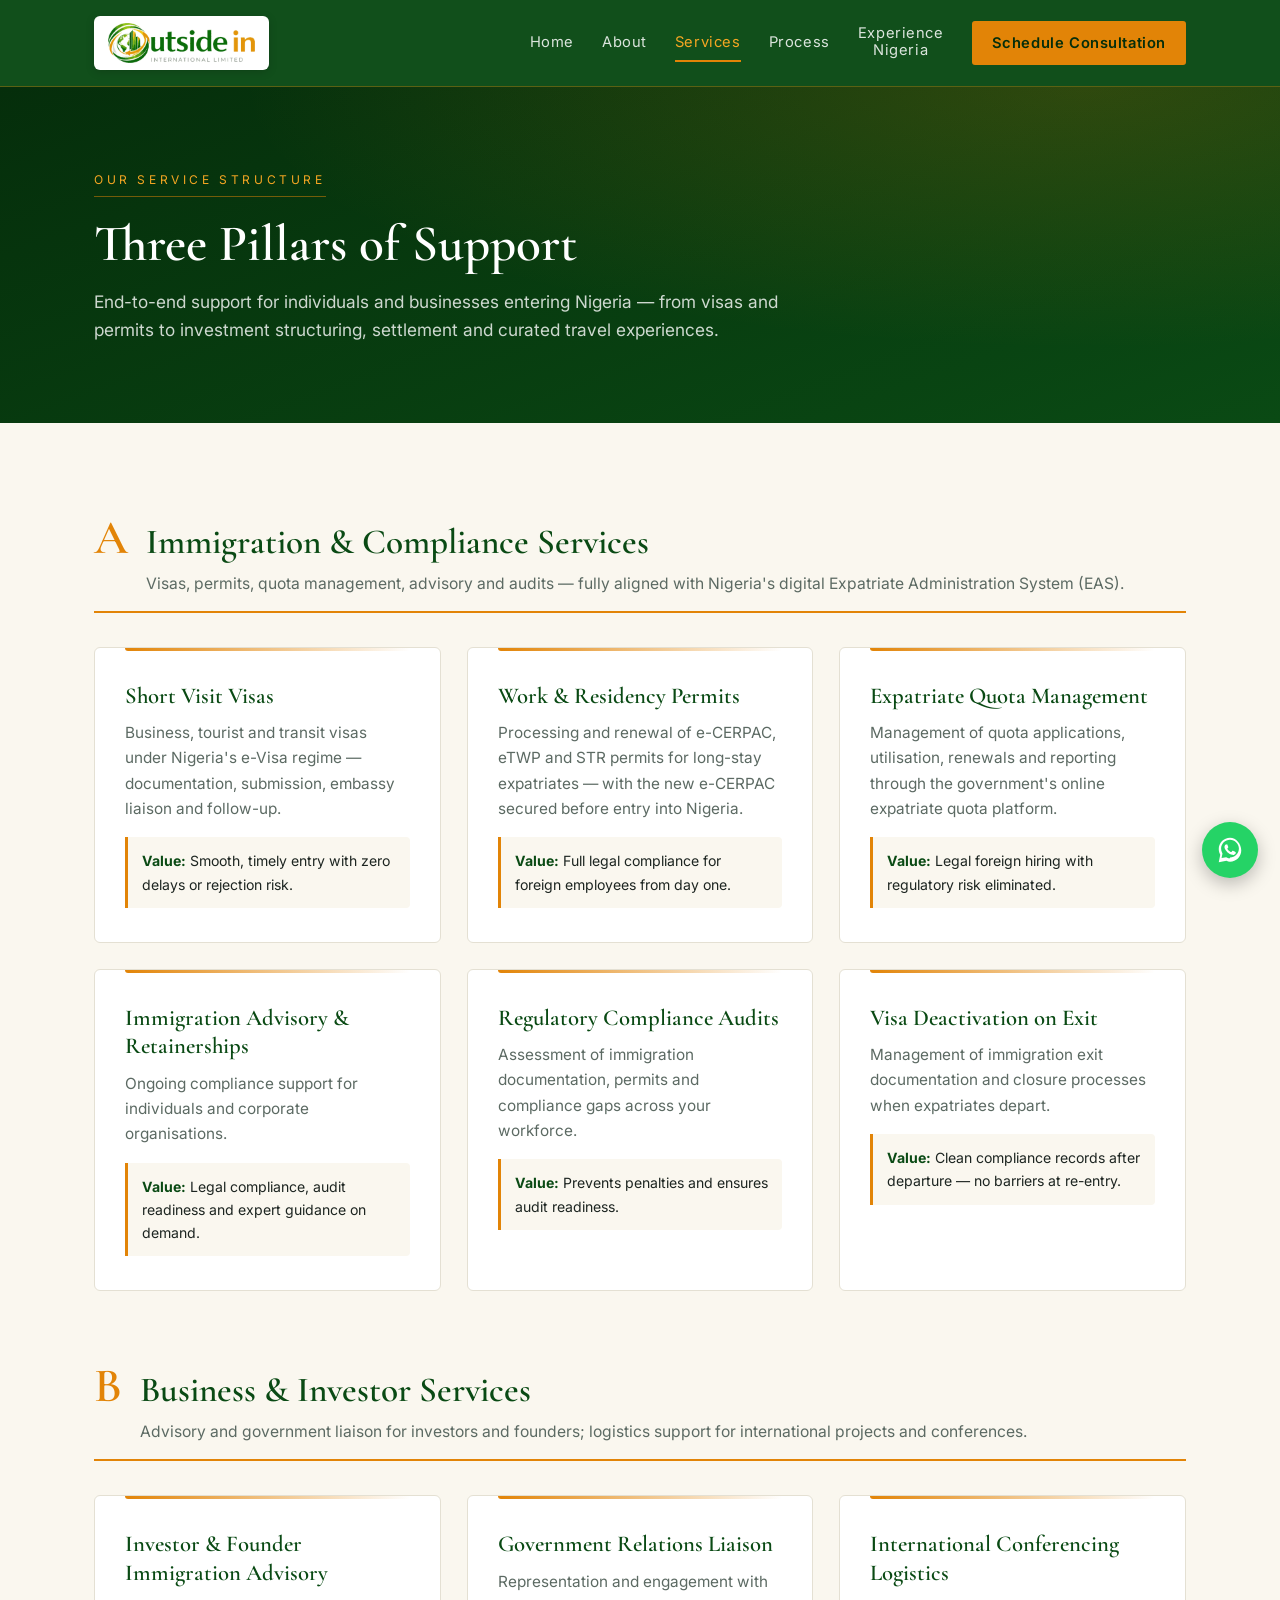
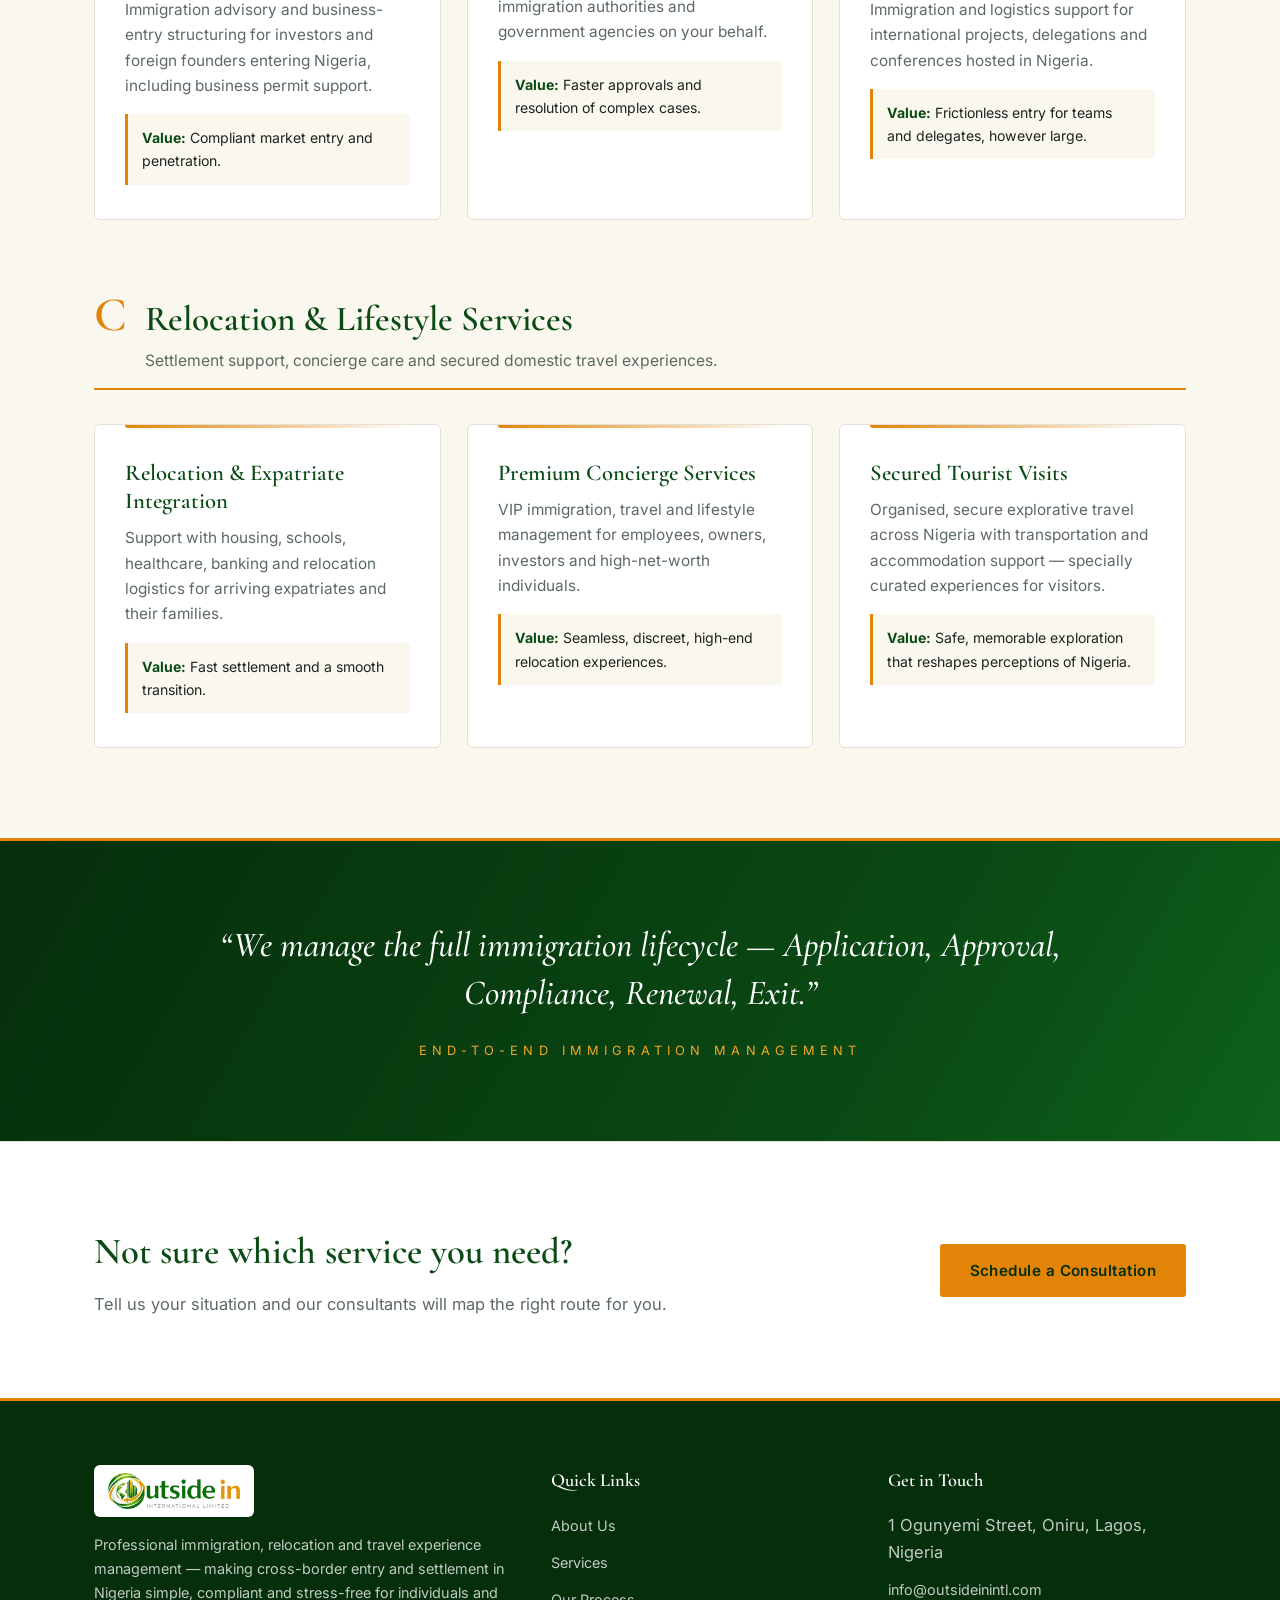
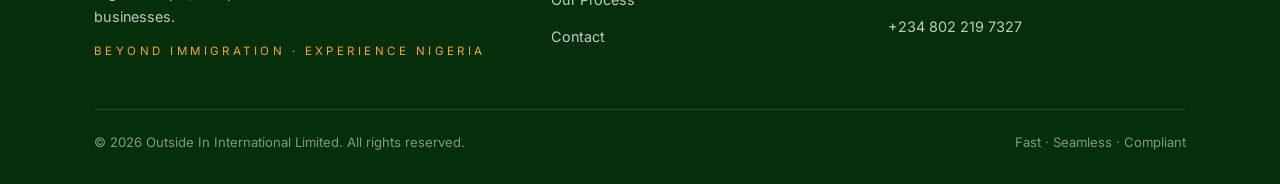
<file: services.html>
<!DOCTYPE html>
<html lang="en">
<head>
<meta charset="UTF-8">
<meta name="viewport" content="width=device-width, initial-scale=1">
<title>Our Services — Outside In International Limited</title>
<meta name="description" content="Immigration &amp; compliance (visas, eTWP, e-CERPAC, expatriate quota), business &amp; investor advisory, and relocation &amp; lifestyle services — Outside In International's three pillars of support for entering Nigeria.">
<link rel="preconnect" href="https://fonts.googleapis.com">
<link rel="preconnect" href="https://fonts.gstatic.com" crossorigin>
<link href="https://fonts.googleapis.com/css2?family=Cormorant+Garamond:ital,wght@0,500;0,600;1,500&family=Inter:wght@300;400;600&display=swap" rel="stylesheet">
<link rel="stylesheet" href="style.css">
<link rel="icon" type="image/png" href="favicon.png">
</head>
<body>

<header class="site-header">
  <div class="header-inner">
    <a class="brand" href="index.html">
      <span class="brand-chip"><img src="logo.png" alt="Outside In International Limited"></span>
    </a>
    <button class="nav-toggle" aria-label="Toggle menu" onclick="document.querySelector('.nav').classList.toggle('open')">
      <span></span><span></span><span></span>
    </button>
    <nav class="nav">
      <a href="index.html">Home</a>
      <a href="about.html">About</a>
      <a href="services.html" class="active">Services</a>
      <a href="process.html">Process</a>
      <a href="discover.html" class="nav-2line">Experience<span>Nigeria</span></a>
      <a href="contact.html" class="nav-cta">Schedule Consultation</a>
    </nav>
  </div>
</header>

<section class="page-hero">
  <div class="container">
    <span class="eyebrow">Our Service Structure</span>
    <h1>Three Pillars of Support</h1>
    <p>End-to-end support for individuals and businesses entering Nigeria — from visas and permits to investment structuring, settlement and curated travel experiences.</p>
  </div>
</section>

<section class="section">
  <div class="container">

    <!-- PILLAR A -->
    <div class="pillar-band" id="immigration">
      <div class="pillar-letter-lg">A</div>
      <div>
        <h2>Immigration &amp; Compliance Services</h2>
        <div class="pillar-sub">Visas, permits, quota management, advisory and audits — fully aligned with Nigeria's digital Expatriate Administration System (EAS).</div>
      </div>
    </div>
    <div class="grid grid-3">
      <div class="card">
        <h3>Short Visit Visas</h3>
        <p>Business, tourist and transit visas under Nigeria's e-Visa regime — documentation, submission, embassy liaison and follow-up.</p>
        <div class="value-tag"><strong>Value:</strong> Smooth, timely entry with zero delays or rejection risk.</div>
      </div>
      <div class="card">
        <h3>Work &amp; Residency Permits</h3>
        <p>Processing and renewal of e-CERPAC, eTWP and STR permits for long-stay expatriates — with the new e-CERPAC secured before entry into Nigeria.</p>
        <div class="value-tag"><strong>Value:</strong> Full legal compliance for foreign employees from day one.</div>
      </div>
      <div class="card">
        <h3>Expatriate Quota Management</h3>
        <p>Management of quota applications, utilisation, renewals and reporting through the government's online expatriate quota platform.</p>
        <div class="value-tag"><strong>Value:</strong> Legal foreign hiring with regulatory risk eliminated.</div>
      </div>
      <div class="card">
        <h3>Immigration Advisory &amp; Retainerships</h3>
        <p>Ongoing compliance support for individuals and corporate organisations.</p>
        <div class="value-tag"><strong>Value:</strong> Legal compliance, audit readiness and expert guidance on demand.</div>
      </div>
      <div class="card">
        <h3>Regulatory Compliance Audits</h3>
        <p>Assessment of immigration documentation, permits and compliance gaps across your workforce.</p>
        <div class="value-tag"><strong>Value:</strong> Prevents penalties and ensures audit readiness.</div>
      </div>
      <div class="card">
        <h3>Visa Deactivation on Exit</h3>
        <p>Management of immigration exit documentation and closure processes when expatriates depart.</p>
        <div class="value-tag"><strong>Value:</strong> Clean compliance records after departure — no barriers at re-entry.</div>
      </div>
    </div>

    <!-- PILLAR B -->
    <div class="pillar-band" id="business">
      <div class="pillar-letter-lg">B</div>
      <div>
        <h2>Business &amp; Investor Services</h2>
        <div class="pillar-sub">Advisory and government liaison for investors and founders; logistics support for international projects and conferences.</div>
      </div>
    </div>
    <div class="grid grid-3">
      <div class="card">
        <h3>Investor &amp; Founder Immigration Advisory</h3>
        <p>Immigration advisory and business-entry structuring for investors and foreign founders entering Nigeria, including business permit support.</p>
        <div class="value-tag"><strong>Value:</strong> Compliant market entry and penetration.</div>
      </div>
      <div class="card">
        <h3>Government Relations Liaison</h3>
        <p>Representation and engagement with immigration authorities and government agencies on your behalf.</p>
        <div class="value-tag"><strong>Value:</strong> Faster approvals and resolution of complex cases.</div>
      </div>
      <div class="card">
        <h3>International Conferencing Logistics</h3>
        <p>Immigration and logistics support for international projects, delegations and conferences hosted in Nigeria.</p>
        <div class="value-tag"><strong>Value:</strong> Frictionless entry for teams and delegates, however large.</div>
      </div>
    </div>

    <!-- PILLAR C -->
    <div class="pillar-band" id="relocation">
      <div class="pillar-letter-lg">C</div>
      <div>
        <h2>Relocation &amp; Lifestyle Services</h2>
        <div class="pillar-sub">Settlement support, concierge care and secured domestic travel experiences.</div>
      </div>
    </div>
    <div class="grid grid-3">
      <div class="card">
        <h3>Relocation &amp; Expatriate Integration</h3>
        <p>Support with housing, schools, healthcare, banking and relocation logistics for arriving expatriates and their families.</p>
        <div class="value-tag"><strong>Value:</strong> Fast settlement and a smooth transition.</div>
      </div>
      <div class="card">
        <h3>Premium Concierge Services</h3>
        <p>VIP immigration, travel and lifestyle management for employees, owners, investors and high-net-worth individuals.</p>
        <div class="value-tag"><strong>Value:</strong> Seamless, discreet, high-end relocation experiences.</div>
      </div>
      <div class="card">
        <h3>Secured Tourist Visits</h3>
        <p>Organised, secure explorative travel across Nigeria with transportation and accommodation support — specially curated experiences for visitors.</p>
        <div class="value-tag"><strong>Value:</strong> Safe, memorable exploration that reshapes perceptions of Nigeria.</div>
      </div>
    </div>

  </div>
</section>

<section class="quote-band">
  <div class="container">
    <blockquote>“We manage the full immigration lifecycle — Application, Approval, Compliance, Renewal, Exit.”</blockquote>
    <div class="motto">End-to-End Immigration Management</div>
  </div>
</section>

<section class="cta-band">
  <div class="container cta-inner">
    <div>
      <h2>Not sure which service you need?</h2>
      <p>Tell us your situation and our consultants will map the right route for you.</p>
    </div>
    <a class="btn btn-gold" href="contact.html">Schedule a Consultation</a>
  </div>
</section>

<footer class="site-footer">
  <div class="container">
    <div class="footer-grid">
      <div>
        <span class="footer-chip"><img src="logo.png" alt="Outside In International Limited"></span>
        <p>Professional immigration, relocation and travel experience management — making cross-border entry and settlement in Nigeria simple, compliant and stress-free for individuals and businesses.</p>
        <div class="footer-motto">Beyond Immigration · Experience Nigeria</div>
      </div>
      <div>
        <h4>Quick Links</h4>
        <ul>
          <li><a href="about.html">About Us</a></li>
          <li><a href="services.html">Services</a></li>
          <li><a href="process.html">Our Process</a></li>
          <li><a href="contact.html">Contact</a></li>
        </ul>
      </div>
      <div>
        <h4>Get in Touch</h4>
        <ul>
          <li>1 Ogunyemi Street, Oniru, Lagos, Nigeria</li>
          <li><a href="mailto:info@outsideinintl.com">info@outsideinintl.com</a></li>
          <li><a href="tel:+2348022197327">+234 802 219 7327</a></li>
        </ul>
      </div>
    </div>
    <div class="footer-bottom">
      <span>© 2026 Outside In International Limited. All rights reserved.</span>
      <span>Fast · Seamless · Compliant</span>
    </div>
  </div>
</footer>

<a class="whatsapp-fab" href="https://wa.me/2348022197327" target="_blank" rel="noopener" aria-label="Chat on WhatsApp"><svg viewBox="0 0 32 32"><path d="M16 3C9.4 3 4 8.4 4 15c0 2.1.6 4.2 1.6 6L4 29l8.2-1.5c1.2.6 2.5.9 3.8.9 6.6 0 12-5.4 12-12S22.6 3 16 3zm0 21.8c-1.2 0-2.4-.3-3.5-.9l-.6-.3-4.9.9 1-4.7-.3-.6c-.8-1.5-1.2-3.1-1.2-4.7 0-5.3 4.3-9.5 9.5-9.5s9.5 4.3 9.5 9.5-4.3 9.6-9.5 9.6zm5.2-7.1c-.3-.1-1.7-.8-1.9-.9-.3-.1-.5-.1-.7.1-.2.3-.8.9-.9 1.1-.2.2-.3.2-.6.1-.3-.1-1.2-.4-2.3-1.4-.8-.7-1.4-1.7-1.5-1.9-.2-.3 0-.4.1-.6l.4-.5c.1-.2.2-.3.3-.5.1-.2 0-.4 0-.5s-.7-1.6-.9-2.2c-.2-.6-.5-.5-.7-.5h-.6c-.2 0-.5.1-.8.4-.3.3-1 1-1 2.5s1.1 2.9 1.2 3.1c.1.2 2.1 3.2 5.1 4.5.7.3 1.3.5 1.7.6.7.2 1.4.2 1.9.1.6-.1 1.7-.7 2-1.4.2-.7.2-1.2.2-1.4-.1-.1-.3-.2-.6-.3z"/></svg></a>

</body>
</html>
</file>
<file: style.css>
/* Outside In International Limited — site styles */
:root {
  --green-950: #052e0b;
  --green-900: #0a4a14;
  --green-800: #0e611b;
  --green-700: #128024;
  --gold: #e28407;
  --gold-light: #f5a623;
  --cream: #faf7ef;
  --ink: #1d2521;
  --muted: #5c6a63;
  --line: #e4e0d3;
  --white: #ffffff;
  --serif: "Cormorant Garamond", Georgia, "Times New Roman", serif;
  --sans: "Inter", -apple-system, "Segoe UI", Roboto, Arial, sans-serif;
}

* { margin: 0; padding: 0; box-sizing: border-box; }

html { scroll-behavior: smooth; }

body {
  font-family: var(--sans);
  color: var(--ink);
  background: var(--cream);
  line-height: 1.65;
  font-size: 16.5px;
  -webkit-font-smoothing: antialiased;
}

img { max-width: 100%; display: block; }
a { color: inherit; }

.container { max-width: 1140px; margin: 0 auto; padding: 0 24px; }

/* ---------- Header ---------- */
.site-header {
  position: sticky; top: 0; z-index: 100;
  background: rgba(10, 74, 20, 0.97);
  backdrop-filter: blur(8px);
  border-bottom: 1px solid rgba(226, 132, 7, 0.35);
}
.header-inner {
  display: flex; align-items: center; justify-content: space-between;
  padding: 16px 24px; max-width: 1140px; margin: 0 auto;
}
.brand { text-decoration: none; line-height: 1; display: inline-flex; }
.brand-chip {
  display: inline-flex; align-items: center; background: var(--white);
  border-radius: 6px; padding: 7px 14px;
  box-shadow: 0 2px 8px rgba(0,0,0,0.18);
}
.brand-chip img { height: 40px; width: auto; display: block; }
.footer-chip {
  display: inline-flex; background: var(--white); border-radius: 6px;
  padding: 8px 14px; margin-bottom: 16px;
}
.footer-chip img { height: 36px; width: auto; display: block; }
.nav { display: flex; gap: 28px; align-items: center; }
.nav a {
  color: rgba(255,255,255,0.85); text-decoration: none; font-size: 0.92rem;
  letter-spacing: 0.04em; padding: 6px 0; border-bottom: 2px solid transparent;
  transition: color .2s, border-color .2s;
}
.nav a:hover { color: var(--gold-light); }
.nav a.active { color: var(--gold-light); border-bottom-color: var(--gold); }
.nav .nav-cta {
  background: var(--gold); color: var(--green-950); font-weight: 600;
  padding: 10px 20px; border-radius: 3px; border-bottom: none;
}
.nav .nav-cta:hover { background: var(--gold-light); color: var(--green-950); }

.nav-toggle {
  display: none; background: none; border: none; cursor: pointer; padding: 8px;
}
.nav-toggle span {
  display: block; width: 24px; height: 2px; background: var(--white); margin: 5px 0;
}

/* ---------- Hero ---------- */
.hero {
  background:
    radial-gradient(ellipse at 80% -10%, rgba(226,132,7,0.22), transparent 55%),
    radial-gradient(ellipse at 10% 110%, rgba(18,128,36,0.5), transparent 60%),
    linear-gradient(160deg, var(--green-950), var(--green-900) 55%, var(--green-800));
  color: var(--white);
  padding: 110px 0 120px;
  position: relative;
  overflow: hidden;
}
.hero::after {
  content: ""; position: absolute; inset: 0; pointer-events: none;
  background-image: repeating-linear-gradient(115deg, rgba(255,255,255,0.02) 0 1px, transparent 1px 90px);
}
.hero::before {
  content: ""; position: absolute; left: 0; right: 0; bottom: 0; height: 78%;
  background: url("data:image/svg+xml,%3Csvg xmlns='http://www.w3.org/2000/svg' viewBox='0 0 1600 400' preserveAspectRatio='xMidYMax slice'%3E%3Cg fill='rgba%28255,255,255,0.055%29'%3E%3Crect x='20' y='150' width='60' height='250'/%3E%3Crect x='95' y='90' width='80' height='310'/%3E%3Crect x='190' y='180' width='55' height='220'/%3E%3Crect x='260' y='120' width='90' height='280'/%3E%3Crect x='365' y='200' width='60' height='200'/%3E%3Crect x='440' y='60' width='75' height='340'/%3E%3Crect x='530' y='170' width='65' height='230'/%3E%3Crect x='610' y='110' width='85' height='290'/%3E%3Crect x='710' y='210' width='55' height='190'/%3E%3C/g%3E%3Cg fill='rgba%28255,255,255,0.035%29'%3E%3Crect x='60' y='230' width='70' height='170'/%3E%3Crect x='215' y='250' width='80' height='150'/%3E%3Crect x='400' y='260' width='70' height='140'/%3E%3Crect x='575' y='240' width='75' height='160'/%3E%3Crect x='680' y='270' width='90' height='130'/%3E%3C/g%3E%3Cg fill='rgba%28255,255,255,0.08%29'%3E%3Crect x='110' y='110' width='6' height='6'/%3E%3Crect x='125' y='110' width='6' height='6'/%3E%3Crect x='140' y='110' width='6' height='6'/%3E%3Crect x='110' y='130' width='6' height='6'/%3E%3Crect x='125' y='130' width='6' height='6'/%3E%3Crect x='140' y='130' width='6' height='6'/%3E%3Crect x='455' y='85' width='6' height='6'/%3E%3Crect x='470' y='85' width='6' height='6'/%3E%3Crect x='485' y='85' width='6' height='6'/%3E%3Crect x='455' y='105' width='6' height='6'/%3E%3Crect x='470' y='105' width='6' height='6'/%3E%3Crect x='485' y='105' width='6' height='6'/%3E%3Crect x='625' y='135' width='6' height='6'/%3E%3Crect x='640' y='135' width='6' height='6'/%3E%3Crect x='655' y='135' width='6' height='6'/%3E%3C/g%3E%3Cg stroke='rgba%28255,255,255,0.07%29' stroke-width='3' stroke-linecap='round' fill='none'%3E%3Cpath d='M840 330 q40 -10 80 0 t80 0 t80 0 t80 0 t80 0 t80 0 t80 0 t80 0 t80 0'/%3E%3Cpath d='M880 360 q40 -8 80 0 t80 0 t80 0 t80 0 t80 0 t80 0 t80 0 t80 0'/%3E%3Cpath d='M860 390 q40 -6 80 0 t80 0 t80 0 t80 0 t80 0 t80 0 t80 0 t80 0 t60 0'/%3E%3C/g%3E%3Ccircle cx='1300' cy='120' r='55' fill='rgba%28245,166,35,0.10%29'/%3E%3C/svg%3E") bottom center / cover no-repeat;
  pointer-events: none;
}
.hero .container { position: relative; z-index: 1; }
.eyebrow {
  display: inline-block; font-size: 0.75rem; text-transform: uppercase;
  letter-spacing: 0.3em; color: var(--gold-light); margin-bottom: 18px;
  padding-bottom: 6px; border-bottom: 1px solid rgba(226,132,7,0.5);
}
.hero h1 {
  font-family: var(--serif); font-weight: 600; font-size: clamp(2.4rem, 5.4vw, 4rem);
  line-height: 1.12; max-width: 15em; letter-spacing: 0.01em;
}
.hero h1 em { font-style: italic; color: var(--gold-light); }
.hero .lede {
  margin-top: 22px; max-width: 40em; font-size: 1.12rem;
  color: rgba(255,255,255,0.82); font-weight: 300;
}
.hero-actions { margin-top: 36px; display: flex; gap: 16px; flex-wrap: wrap; }

.btn {
  display: inline-block; text-decoration: none; font-weight: 600;
  padding: 14px 30px; border-radius: 3px; font-size: 0.95rem;
  letter-spacing: 0.03em; transition: transform .15s, background .2s, color .2s;
}
.btn:hover { transform: translateY(-2px); }
.btn-gold { background: var(--gold); color: var(--green-950); }
.btn-gold:hover { background: var(--gold-light); }
.btn-outline { border: 1px solid rgba(255,255,255,0.5); color: var(--white); }
.btn-outline:hover { border-color: var(--gold-light); color: var(--gold-light); }
.btn-green { background: var(--green-900); color: var(--white); }
.btn-green:hover { background: var(--green-800); }

.hero-strip {
  margin-top: 60px; display: flex; gap: 0; flex-wrap: wrap;
  border-top: 1px solid rgba(255,255,255,0.15);
}
.hero-strip .strip-item {
  flex: 1 1 200px; padding: 22px 26px 0 0; margin-top: -1px;
}
.hero-strip .strip-item strong {
  font-family: var(--serif); font-size: 1.35rem; color: var(--gold-light);
  display: block; font-weight: 600;
}
.hero-strip .strip-item p { font-size: 0.88rem; color: rgba(255,255,255,0.7); margin-top: 4px; }

/* ---------- Sections ---------- */
.section { padding: 90px 0; }
.section.alt { background: var(--white); border-top: 1px solid var(--line); border-bottom: 1px solid var(--line); }
.section.dark {
  background: linear-gradient(160deg, var(--green-950), var(--green-900));
  color: var(--white);
}
.section-head { max-width: 44em; margin-bottom: 48px; }
.section-head.center { margin-left: auto; margin-right: auto; text-align: center; }
.section-head h2 {
  font-family: var(--serif); font-weight: 600; font-size: clamp(1.9rem, 3.6vw, 2.7rem);
  line-height: 1.15; color: var(--green-900);
}
.section.dark .section-head h2 { color: var(--white); }
.section-head p { margin-top: 14px; color: var(--muted); font-size: 1.05rem; }
.section.dark .section-head p { color: rgba(255,255,255,0.75); }

/* ---------- Cards ---------- */
.grid { display: grid; gap: 26px; }
.grid-3 { grid-template-columns: repeat(3, 1fr); }
.grid-2 { grid-template-columns: repeat(2, 1fr); }
.grid-4 { grid-template-columns: repeat(4, 1fr); }

.card {
  background: var(--white); border: 1px solid var(--line); border-radius: 6px;
  padding: 34px 30px; position: relative;
  transition: transform .2s, box-shadow .2s;
}
.card:hover { transform: translateY(-4px); box-shadow: 0 14px 34px rgba(10,74,20,0.10); }
.card::before {
  content: ""; position: absolute; top: 0; left: 30px; right: 30px; height: 3px; z-index: 2;
  background: linear-gradient(90deg, var(--gold), transparent); border-radius: 0 0 3px 3px;
}
.card .pillar-letter {
  font-family: var(--serif); font-size: 2.2rem; font-weight: 600;
  color: var(--gold); line-height: 1; margin-bottom: 14px;
}
.card h3 {
  font-family: var(--serif); font-size: 1.42rem; font-weight: 600;
  color: var(--green-900); margin-bottom: 10px; line-height: 1.25;
}
.card p { color: var(--muted); font-size: 0.96rem; }
.card .card-link {
  display: inline-block; margin-top: 18px; font-size: 0.88rem; font-weight: 600;
  color: var(--green-800); text-decoration: none; letter-spacing: 0.03em;
}
.card .card-link:hover { color: var(--gold); }

.card .value-tag {
  margin-top: 16px; padding: 12px 14px; background: var(--cream);
  border-left: 3px solid var(--gold); border-radius: 0 4px 4px 0;
  font-size: 0.88rem; color: var(--ink);
}
.card .value-tag strong { color: var(--green-900); }

.icon {
  width: 46px; height: 46px; margin-bottom: 18px;
  color: var(--green-800);
}
.icon svg { width: 100%; height: 100%; }

/* ---------- Checklist ---------- */
.checklist { list-style: none; display: grid; gap: 16px; }
.checklist li {
  display: flex; gap: 14px; align-items: flex-start;
  background: var(--white); border: 1px solid var(--line); border-radius: 6px;
  padding: 18px 22px; font-size: 0.98rem;
}
.section.dark .checklist li {
  background: rgba(255,255,255,0.06); border-color: rgba(255,255,255,0.14);
  color: rgba(255,255,255,0.9);
}
.checklist .tick {
  flex: none; width: 22px; height: 22px; margin-top: 2px; border-radius: 50%;
  background: var(--gold); color: var(--green-950);
  display: inline-flex; align-items: center; justify-content: center;
  font-size: 0.75rem; font-weight: 700;
}

/* ---------- Values (OUTSIDE IN) ---------- */
.values-grid { display: grid; grid-template-columns: repeat(4, 1fr); gap: 20px; }
.value-cell {
  background: rgba(255,255,255,0.05); border: 1px solid rgba(226,132,7,0.3);
  border-radius: 6px; padding: 26px 22px;
}
.value-cell .letter {
  font-family: var(--serif); font-size: 2.4rem; font-weight: 600;
  color: var(--gold-light); line-height: 1;
}
.value-cell h4 { margin-top: 10px; font-size: 1.02rem; color: var(--white); letter-spacing: 0.02em; }
.value-cell p { margin-top: 6px; font-size: 0.86rem; color: rgba(255,255,255,0.68); }

/* ---------- Process timeline ---------- */
.timeline { list-style: none; counter-reset: step; position: relative; max-width: 760px; }
.timeline::before {
  content: ""; position: absolute; left: 27px; top: 10px; bottom: 10px;
  width: 2px; background: linear-gradient(var(--gold), var(--green-800));
}
.timeline > li {
  position: relative; padding: 0 0 38px 84px; counter-increment: step;
}
.timeline > li:last-child { padding-bottom: 0; }
.timeline > li::before {
  content: counter(step, decimal-leading-zero);
  position: absolute; left: 0; top: -4px;
  width: 56px; height: 56px; border-radius: 50%;
  background: var(--green-900); color: var(--gold-light);
  border: 2px solid var(--gold);
  font-family: var(--serif); font-size: 1.25rem; font-weight: 600;
  display: flex; align-items: center; justify-content: center;
}
.timeline h3 {
  font-family: var(--serif); font-size: 1.4rem; font-weight: 600; color: var(--green-900);
}
.timeline p { color: var(--muted); margin-top: 6px; font-size: 0.97rem; }

.lifecycle {
  display: flex; flex-wrap: wrap; gap: 10px; align-items: center;
  margin-top: 40px; font-family: var(--serif); font-size: 1.25rem; font-weight: 600;
}
.lifecycle .stage {
  background: var(--white); border: 1px solid var(--line); color: var(--green-900);
  padding: 10px 22px; border-radius: 40px;
}
.lifecycle .arrow { color: var(--gold); font-family: var(--sans); }

/* ---------- Quote band ---------- */
.quote-band {
  background: linear-gradient(120deg, var(--green-950), var(--green-900) 70%, var(--green-800));
  color: var(--white); padding: 80px 0; text-align: center;
  border-top: 3px solid var(--gold);
}
.quote-band blockquote {
  font-family: var(--serif); font-style: italic; font-weight: 500;
  font-size: clamp(1.5rem, 3.2vw, 2.2rem); line-height: 1.35; max-width: 26em; margin: 0 auto;
}
.quote-band .motto {
  margin-top: 24px; font-size: 0.8rem; letter-spacing: 0.4em;
  text-transform: uppercase; color: var(--gold-light);
}

/* ---------- CTA band ---------- */
.cta-band { background: var(--white); border-top: 1px solid var(--line); padding: 80px 0; }
.cta-inner {
  display: flex; align-items: center; justify-content: space-between;
  gap: 30px; flex-wrap: wrap;
}
.cta-inner h2 {
  font-family: var(--serif); font-weight: 600; font-size: clamp(1.7rem, 3vw, 2.3rem);
  color: var(--green-900); max-width: 18em;
}
.cta-inner p { color: var(--muted); margin-top: 8px; }

/* ---------- Contact ---------- */
.contact-grid { display: grid; grid-template-columns: 1.1fr 1fr; gap: 40px; align-items: start; }
.contact-card {
  background: var(--white); border: 1px solid var(--line); border-radius: 6px; padding: 36px;
}
.contact-card h3 { font-family: var(--serif); font-size: 1.5rem; color: var(--green-900); margin-bottom: 20px; }
.contact-list { list-style: none; display: grid; gap: 18px; }
.contact-list li { display: flex; gap: 14px; align-items: flex-start; }
.contact-list .c-icon {
  flex: none; width: 40px; height: 40px; border-radius: 50%;
  background: var(--green-900); color: var(--gold-light);
  display: flex; align-items: center; justify-content: center;
}
.contact-list .c-icon svg { width: 18px; height: 18px; }
.contact-list strong { display: block; color: var(--green-900); font-size: 0.95rem; }
.contact-list a { color: var(--muted); text-decoration: none; font-size: 0.95rem; }
.contact-list a:hover { color: var(--gold); }
.contact-list span.detail { color: var(--muted); font-size: 0.95rem; }

.contact-form { display: grid; gap: 16px; }
.contact-form label { font-size: 0.85rem; font-weight: 600; color: var(--green-900); }
.contact-form input, .contact-form select, .contact-form textarea {
  width: 100%; padding: 12px 14px; margin-top: 6px;
  border: 1px solid var(--line); border-radius: 4px; background: var(--cream);
  font-family: var(--sans); font-size: 0.95rem; color: var(--ink);
}
.contact-form input:focus, .contact-form select:focus, .contact-form textarea:focus {
  outline: 2px solid var(--gold); border-color: var(--gold);
}

/* ---------- Footer ---------- */
.site-footer {
  background: var(--green-950); color: rgba(255,255,255,0.75);
  padding: 64px 0 30px; border-top: 3px solid var(--gold);
}
.footer-grid { display: grid; grid-template-columns: 1.4fr 1fr 1fr; gap: 40px; }
.site-footer h4 {
  color: var(--white); font-family: var(--serif); font-size: 1.15rem;
  font-weight: 600; margin-bottom: 16px;
}
.site-footer p { font-size: 0.9rem; }
.site-footer ul { list-style: none; display: grid; gap: 10px; }
.site-footer a { color: rgba(255,255,255,0.75); text-decoration: none; font-size: 0.9rem; }
.site-footer a:hover { color: var(--gold-light); }
.footer-motto {
  margin-top: 14px; font-size: 0.72rem; letter-spacing: 0.3em;
  text-transform: uppercase; color: var(--gold-light);
}
.footer-bottom {
  margin-top: 48px; padding-top: 22px; border-top: 1px solid rgba(255,255,255,0.12);
  font-size: 0.82rem; color: rgba(255,255,255,0.5);
  display: flex; justify-content: space-between; gap: 12px; flex-wrap: wrap;
}

/* ---------- Page hero (inner pages) ---------- */
.page-hero {
  background:
    radial-gradient(ellipse at 85% 0%, rgba(226,132,7,0.18), transparent 55%),
    linear-gradient(160deg, var(--green-950), var(--green-900));
  color: var(--white); padding: 78px 0;
}
.page-hero h1 {
  font-family: var(--serif); font-weight: 600;
  font-size: clamp(2.1rem, 4.4vw, 3.2rem); line-height: 1.15;
}
.page-hero p { margin-top: 14px; max-width: 42em; color: rgba(255,255,255,0.8); font-size: 1.08rem; }

.pillar-band {
  scroll-margin-top: 104px;
  display: flex; align-items: baseline; gap: 18px; margin: 70px 0 34px;
  border-bottom: 2px solid var(--gold); padding-bottom: 14px;
}
.pillar-band:first-of-type { margin-top: 0; }
.pillar-band .pillar-letter-lg {
  font-family: var(--serif); font-size: 3rem; font-weight: 600; color: var(--gold); line-height: 1;
}
.pillar-band h2 {
  font-family: var(--serif); font-weight: 600; font-size: clamp(1.6rem, 3vw, 2.2rem);
  color: var(--green-900);
}
.pillar-band .pillar-sub { color: var(--muted); font-size: 0.98rem; }

/* ---------- Responsive ---------- */
@media (max-width: 960px) {
  .grid-3, .grid-4, .values-grid { grid-template-columns: repeat(2, 1fr); }
  .contact-grid, .footer-grid { grid-template-columns: 1fr; }
}
@media (max-width: 720px) {
  .nav {
    display: none; position: absolute; top: 100%; left: 0; right: 0;
    flex-direction: column; align-items: flex-start; gap: 0;
    background: var(--green-950); padding: 10px 24px 20px;
    border-bottom: 1px solid rgba(226,132,7,0.35);
  }
  .nav.open { display: flex; }
  .nav a { padding: 12px 0; width: 100%; border-bottom: 1px solid rgba(255,255,255,0.08); }
  .nav .nav-cta { margin-top: 12px; text-align: center; }
  .nav-toggle { display: block; }
  .brand-chip img { height: 30px; }
  .grid-2, .grid-3, .grid-4, .values-grid { grid-template-columns: 1fr; }
  .section { padding: 64px 0; }
  .hero { padding: 80px 0 90px; }
  .timeline > li { padding-left: 72px; }
  .timeline > li::before { width: 48px; height: 48px; }
  .timeline::before { left: 23px; }
}

/* ---------- Adopted upgrades ---------- */
.chip {
  display: inline-block; font-size: 0.72rem; font-weight: 600;
  text-transform: uppercase; letter-spacing: 0.08em;
  background: rgba(226,132,7,0.12); color: #9a5a05;
  border: 1px solid rgba(226,132,7,0.35); border-radius: 30px;
  padding: 3px 12px; margin: 6px 0 10px;
}
.step-cols {
  display: grid; grid-template-columns: 1fr 1fr; gap: 18px; margin-top: 14px;
}
.step-cols h4 {
  font-size: 0.78rem; text-transform: uppercase; letter-spacing: 0.08em;
  color: var(--green-800); margin-bottom: 6px;
}
.mini-list { list-style: none; display: grid; gap: 5px; }
.mini-list li {
  font-size: 0.88rem; color: var(--muted); padding-left: 16px; position: relative;
}
.mini-list li::before {
  content: "\2713"; position: absolute; left: 0; color: var(--gold); font-weight: 700;
}

.industries { display: grid; grid-template-columns: repeat(4, 1fr); gap: 16px; }
.industry {
  background: var(--white); border: 1px solid var(--line); border-radius: 6px;
  padding: 20px 18px; text-align: center; font-weight: 600; font-size: 0.95rem;
  color: var(--green-900); border-bottom: 3px solid var(--gold);
}

.faq { max-width: 800px; margin: 0 auto; display: grid; gap: 12px; }
.faq details {
  background: var(--white); border: 1px solid var(--line); border-radius: 6px;
  padding: 0 22px;
}
.faq summary {
  cursor: pointer; font-family: var(--serif); font-weight: 600; font-size: 1.15rem;
  color: var(--green-900); padding: 18px 0; list-style: none; position: relative;
}
.faq summary::-webkit-details-marker { display: none; }
.faq summary::after {
  content: "+"; position: absolute; right: 0; color: var(--gold);
  font-family: var(--sans); font-size: 1.3rem;
}
.faq details[open] summary::after { content: "\2212"; }
.faq details p { color: var(--muted); font-size: 0.95rem; padding-bottom: 18px; }

.hours-row {
  display: flex; justify-content: space-between; gap: 12px;
  padding: 10px 0; border-bottom: 1px solid var(--line); font-size: 0.95rem;
}
.hours-row:last-child { border-bottom: none; }
.hours-row span:first-child { color: var(--muted); }
.hours-row span:last-child { font-weight: 600; color: var(--green-900); }

.map-embed {
  width: 100%; height: 380px; border: 0; border-radius: 6px;
  border: 1px solid var(--line); display: block;
}

.whatsapp-fab {
  position: fixed; right: 22px; bottom: 22px; z-index: 200;
  width: 56px; height: 56px; border-radius: 50%;
  background: #25d366; color: #fff;
  display: flex; align-items: center; justify-content: center;
  box-shadow: 0 6px 18px rgba(0,0,0,0.25);
  transition: transform .15s;
}
.whatsapp-fab:hover { transform: scale(1.08); }
.whatsapp-fab svg { width: 30px; height: 30px; fill: currentColor; }

.btn-wa { background: #25d366; color: #fff; }
.btn-wa:hover { background: #1fb658; }

.photo-frame { border-radius: 8px; overflow: hidden; border: 1px solid var(--line); }
.photo-frame img { width: 100%; display: block; }
.card > .card-photo { margin: -37px -30px 20px; border-radius: 6px 6px 0 0; overflow: hidden; }
.card > .card-photo img { width: 100%; height: 180px; object-fit: cover; display: block; }

@media (max-width: 960px) { .industries { grid-template-columns: repeat(2, 1fr); } }
@media (max-width: 720px) {
  .step-cols { grid-template-columns: 1fr; }
  .industries { grid-template-columns: repeat(2, 1fr); }
}

/* ---------- Stats band ---------- */
.stats-band { background: var(--white); border-bottom: 1px solid var(--line); padding: 44px 0; }
.stats-grid { display: grid; grid-template-columns: repeat(4, 1fr); gap: 20px; text-align: center; }
.stat b {
  display: block; font-family: var(--serif); font-weight: 600;
  font-size: clamp(2rem, 4vw, 2.8rem); color: var(--green-900); line-height: 1.1;
}
.stat span {
  display: block; margin-top: 4px; font-size: 0.78rem; text-transform: uppercase;
  letter-spacing: 0.12em; color: var(--muted);
}
.stat { border-right: 1px solid var(--line); }
.stat:last-child { border-right: none; }

/* ---------- Testimonials ---------- */
.tgrid { display: grid; grid-template-columns: repeat(auto-fit, minmax(240px, 1fr)); gap: 26px; }
.tcard {
  background: var(--white); border: 1px solid var(--line); border-radius: 6px;
  padding: 30px 28px; display: flex; flex-direction: column; gap: 18px;
}
.tcard .tmark { font-family: var(--serif); font-size: 2.6rem; color: var(--gold); line-height: 0.5; margin-top: 10px; }
.tcard p { color: var(--ink); font-size: 0.97rem; flex: 1; }
.tby { display: flex; align-items: center; gap: 12px; }
.tby .tavatar {
  flex: none; width: 44px; height: 44px; border-radius: 50%;
  background: var(--green-900); color: var(--gold-light);
  display: flex; align-items: center; justify-content: center;
  font-weight: 700; font-size: 0.85rem;
}
.tby strong { display: block; color: var(--green-900); font-size: 0.95rem; }
.tby span { display: block; color: var(--muted); font-size: 0.85rem; }

@media (max-width: 960px) {
  .stats-grid { grid-template-columns: repeat(2, 1fr); }
  .stat:nth-child(2) { border-right: none; }
  .tgrid { grid-template-columns: 1fr; }
}
@media (max-width: 720px) {
  .stats-grid { grid-template-columns: repeat(2, 1fr); gap: 28px 12px; }
}

/* ---------- Discover Nigeria gallery ---------- */
.gallery-grid { display: grid; grid-template-columns: repeat(5, 1fr); gap: 14px; }
.gtile {
  position: relative; display: block; border-radius: 6px; overflow: hidden;
  aspect-ratio: 4 / 3; text-decoration: none;
  border: 1px solid rgba(226,132,7,0.25);
}
.gtile img {
  width: 100%; height: 100%; object-fit: cover; display: block;
  transition: transform .3s;
}
.gtile:hover img { transform: scale(1.06); }
.gtile .glabel {
  position: absolute; left: 0; right: 0; bottom: 0; padding: 26px 12px 10px;
  background: linear-gradient(transparent, rgba(5,46,11,0.88));
}
.gtile .glabel strong { display: block; color: #fff; font-size: 0.82rem; line-height: 1.25; }
.gtile .glabel em { display: block; color: var(--gold-light); font-style: normal; font-size: 0.7rem; text-transform: uppercase; letter-spacing: 0.08em; margin-top: 2px; }
.gallery-credit { margin-top: 18px; font-size: 0.72rem; color: rgba(255,255,255,0.45); text-align: center; }
@media (max-width: 960px) { .gallery-grid { grid-template-columns: repeat(3, 1fr); } }
@media (max-width: 720px) { .gallery-grid { grid-template-columns: repeat(2, 1fr); } }

.gallery-grid.teaser { grid-template-columns: repeat(4, 1fr); }
@media (max-width: 720px) { .gallery-grid.teaser { grid-template-columns: repeat(2, 1fr); } }

/* two-line nav label */
.nav .nav-2line { line-height: 1.15; text-align: center; padding-top: 2px; padding-bottom: 2px; }
.nav .nav-2line span { display: block; }
@media (max-width: 720px) {
  .nav .nav-2line { text-align: left; padding-top: 12px; padding-bottom: 12px; line-height: inherit; }
  .nav .nav-2line span { display: inline; margin-left: 4px; }
}

/* South-West state cards */
.state-card .pillar-letter { font-size: 1.6rem; }
.mini-list.sites { columns: 2; column-gap: 22px; }
.mini-list.sites li { break-inside: avoid; margin-bottom: 4px; }
@media (max-width: 720px) { .mini-list.sites { columns: 1; } }

/* ---------- Attraction floating summary card ---------- */
.float-card {
  position: fixed; left: 50%; bottom: 26px; z-index: 300;
  transform: translateX(-50%) translateY(24px);
  width: min(560px, calc(100% - 110px));
  background: var(--white); border-radius: 12px;
  border-left: 4px solid var(--gold);
  box-shadow: 0 18px 50px rgba(5,46,11,0.35);
  padding: 20px 46px 20px 24px;
  opacity: 0; visibility: hidden; pointer-events: none;
  transition: opacity 0.35s ease, transform 0.35s ease, visibility 0.35s;
}
.float-card.show {
  opacity: 1; visibility: visible; pointer-events: auto;
  transform: translateX(-50%) translateY(0);
}
.float-card h3 {
  font-family: var(--serif); font-weight: 600; font-size: 1.3rem; color: var(--green-900);
  display: inline-block; margin-right: 10px;
}
.float-card em {
  font-style: normal; color: var(--gold); font-size: 0.72rem;
  text-transform: uppercase; letter-spacing: 0.1em;
}
.float-card p { color: var(--muted); font-size: 0.92rem; margin-top: 8px; }
.float-card a {
  display: inline-block; margin-top: 10px; font-size: 0.78rem; color: var(--green-800);
  text-decoration: none; font-weight: 600;
}
.float-card a:hover { color: var(--gold); }
.float-close {
  position: absolute; top: 10px; right: 10px;
  width: 30px; height: 30px; border-radius: 50%; border: none; cursor: pointer;
  background: rgba(5,46,11,0.08); color: var(--green-900); font-size: 1.15rem; line-height: 1;
}
.float-close:hover { background: var(--gold); color: var(--green-950); }
.gtile.sel-active { outline: 3px solid var(--gold); outline-offset: 2px; }
.mini-list.sites li[data-summary] { cursor: pointer; transition: color 0.15s; }
.mini-list.sites li[data-summary]:hover { color: var(--gold); }
.mini-list.sites li.sel-active { color: var(--gold); font-weight: 600; }
@media (max-width: 720px) {
  .float-card { width: calc(100% - 24px); bottom: 90px; padding: 16px 40px 16px 18px; }
  .float-card p { font-size: 0.88rem; }
}
</file>
